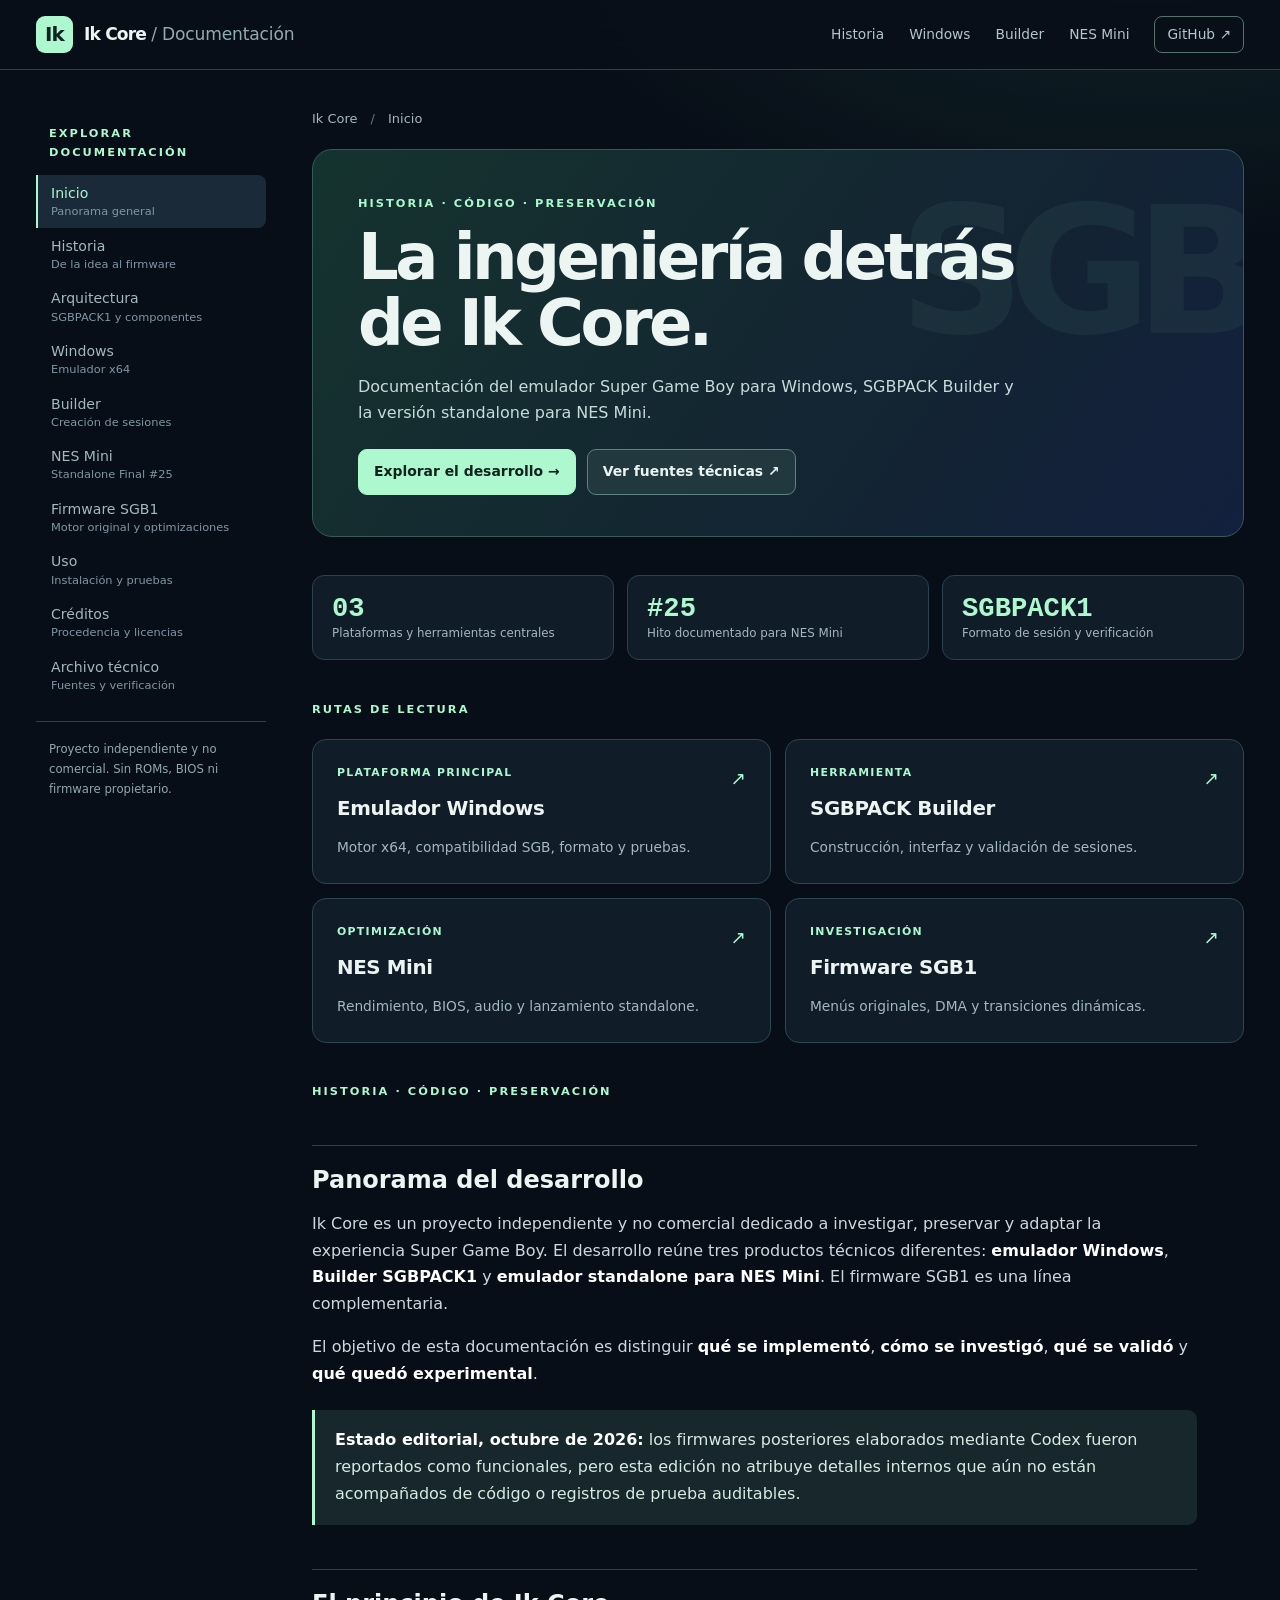
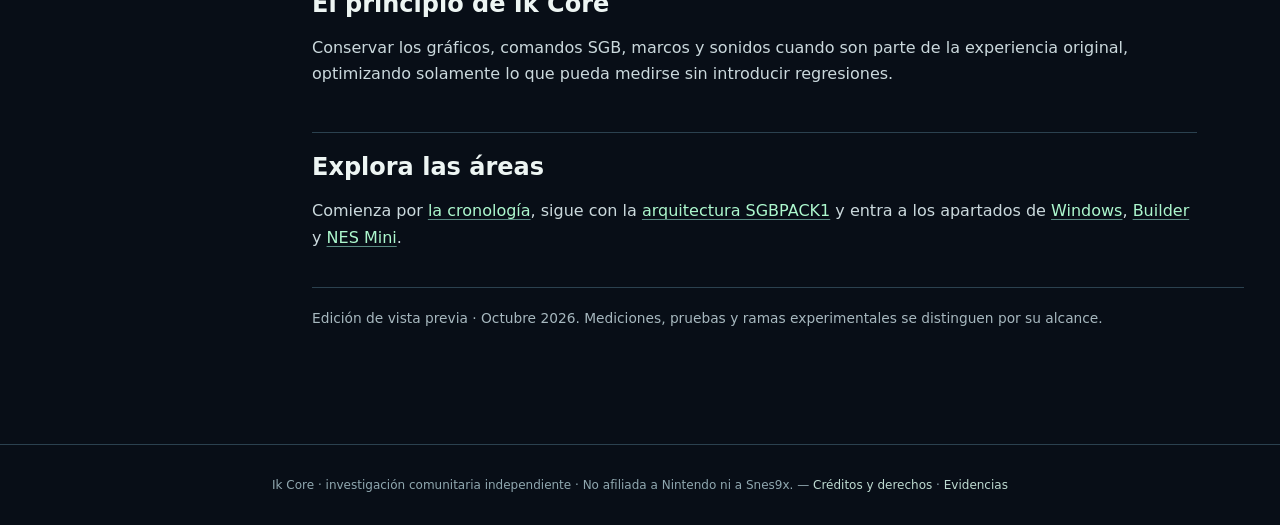
<file: docs-preview/index.html>
<!doctype html><html lang="es"><head><meta charset="utf-8"><meta name="viewport" content="width=device-width,initial-scale=1"><meta name="description" content="Ik Core: documentación histórica y técnica de Super Game Boy, emulador Windows, Builder y NES Mini"><meta name="theme-color" content="#080e17"><title>Inicio · Ik Core</title><link rel="stylesheet" href="assets/style.css"><script src="assets/script.js" defer></script></head><body><header class="header"><div class="header-in"><a class="brand" href="index.html"><span class="logo">Ik</span><span>Ik Core <span class="quiet">/ Documentación</span></span></a><nav class="toplinks"><a href="historia.html">Historia</a><a href="windows.html">Windows</a><a href="builder.html">Builder</a><a href="nes-mini.html">NES Mini</a><a class="github" href="https://github.com/rulesnine/supergameboy.sfc" target="_blank" rel="noopener">GitHub ↗</a></nav><button type="button" class="nav-toggle" aria-label="Mostrar navegación" aria-expanded="false" data-nav>☰ Menú</button></div></header><div class="layout"><aside id="site-nav" aria-label="Navegación"><div class="aside-title">Explorar documentación</div><a href="index.html" class="current" aria-current="page">Inicio<small>Panorama general</small></a><a href="historia.html">Historia<small>De la idea al firmware</small></a><a href="arquitectura.html">Arquitectura<small>SGBPACK1 y componentes</small></a><a href="windows.html">Windows<small>Emulador x64</small></a><a href="builder.html">Builder<small>Creación de sesiones</small></a><a href="nes-mini.html">NES Mini<small>Standalone Final #25</small></a><a href="firmware.html">Firmware SGB1<small>Motor original y optimizaciones</small></a><a href="instalacion.html">Uso<small>Instalación y pruebas</small></a><a href="creditos.html">Créditos<small>Procedencia y licencias</small></a><a href="archivo-tecnico.html">Archivo técnico<small>Fuentes y verificación</small></a><div class="aside-note">Proyecto independiente y no comercial. Sin ROMs, BIOS ni firmware propietario.</div></aside><main><div class="crumb">Ik Core <span>/</span> Inicio</div><section class="hero"><div class="eyebrow">Historia · Código · Preservación</div><h1>La ingeniería detrás de Ik Core.</h1><p>Documentación del emulador Super Game Boy para Windows, SGBPACK Builder y la versión standalone para NES Mini.</p><div class="actions"><a class="btn primary" href="historia.html">Explorar el desarrollo →</a><a class="btn" href="archivo-tecnico.html">Ver fuentes técnicas ↗</a></div></section><div class="metrics"><div class="metric"><strong>03</strong><span>Plataformas y herramientas centrales</span></div><div class="metric"><strong>#25</strong><span>Hito documentado para NES Mini</span></div><div class="metric"><strong>SGBPACK1</strong><span>Formato de sesión y verificación</span></div></div><div class="eyebrow">Rutas de lectura</div><div class="cards"><a class="tile" href="windows.html"><span class="arrow">↗</span><div class="tag">PLATAFORMA PRINCIPAL</div><h3>Emulador Windows</h3><p>Motor x64, compatibilidad SGB, formato y pruebas.</p></a><a class="tile" href="builder.html"><span class="arrow">↗</span><div class="tag">HERRAMIENTA</div><h3>SGBPACK Builder</h3><p>Construcción, interfaz y validación de sesiones.</p></a><a class="tile" href="nes-mini.html"><span class="arrow">↗</span><div class="tag">OPTIMIZACIÓN</div><h3>NES Mini</h3><p>Rendimiento, BIOS, audio y lanzamiento standalone.</p></a><a class="tile" href="firmware.html"><span class="arrow">↗</span><div class="tag">INVESTIGACIÓN</div><h3>Firmware SGB1</h3><p>Menús originales, DMA y transiciones dinámicas.</p></a></div><article class="article"><div class="eyebrow">Historia · Código · Preservación</div><h2>Panorama del desarrollo</h2><p>Ik Core es un proyecto independiente y no comercial dedicado a investigar, preservar y adaptar la experiencia Super Game Boy. El desarrollo reúne tres productos técnicos diferentes: <strong>emulador Windows</strong>, <strong>Builder SGBPACK1</strong> y <strong>emulador standalone para NES Mini</strong>. El firmware SGB1 es una línea complementaria.</p><p>El objetivo de esta documentación es distinguir <strong>qué se implementó</strong>, <strong>cómo se investigó</strong>, <strong>qué se validó</strong> y <strong>qué quedó experimental</strong>.</p><div class="quote"><strong>Estado editorial, octubre de 2026:</strong> los firmwares posteriores elaborados mediante Codex fueron reportados como funcionales, pero esta edición no atribuye detalles internos que aún no están acompañados de código o registros de prueba auditables.</div><h2>El principio de Ik Core</h2><p>Conservar los gráficos, comandos SGB, marcos y sonidos cuando son parte de la experiencia original, optimizando solamente lo que pueda medirse sin introducir regresiones.</p><h2>Explora las áreas</h2><p>Comienza por <a href="historia.html">la cronología</a>, sigue con la <a href="arquitectura.html">arquitectura SGBPACK1</a> y entra a los apartados de <a href="windows.html">Windows</a>, <a href="builder.html">Builder</a> y <a href="nes-mini.html">NES Mini</a>.</p></article><div class="notice">Edición de vista previa · Octubre 2026. Mediciones, pruebas y ramas experimentales se distinguen por su alcance.</div></main></div><footer>Ik Core · investigación comunitaria independiente · No afiliada a Nintendo ni a Snes9x. <span>—</span> <a href="creditos.html">Créditos y derechos</a> · <a href="archivo-tecnico.html">Evidencias</a></footer></body></html>
</file>
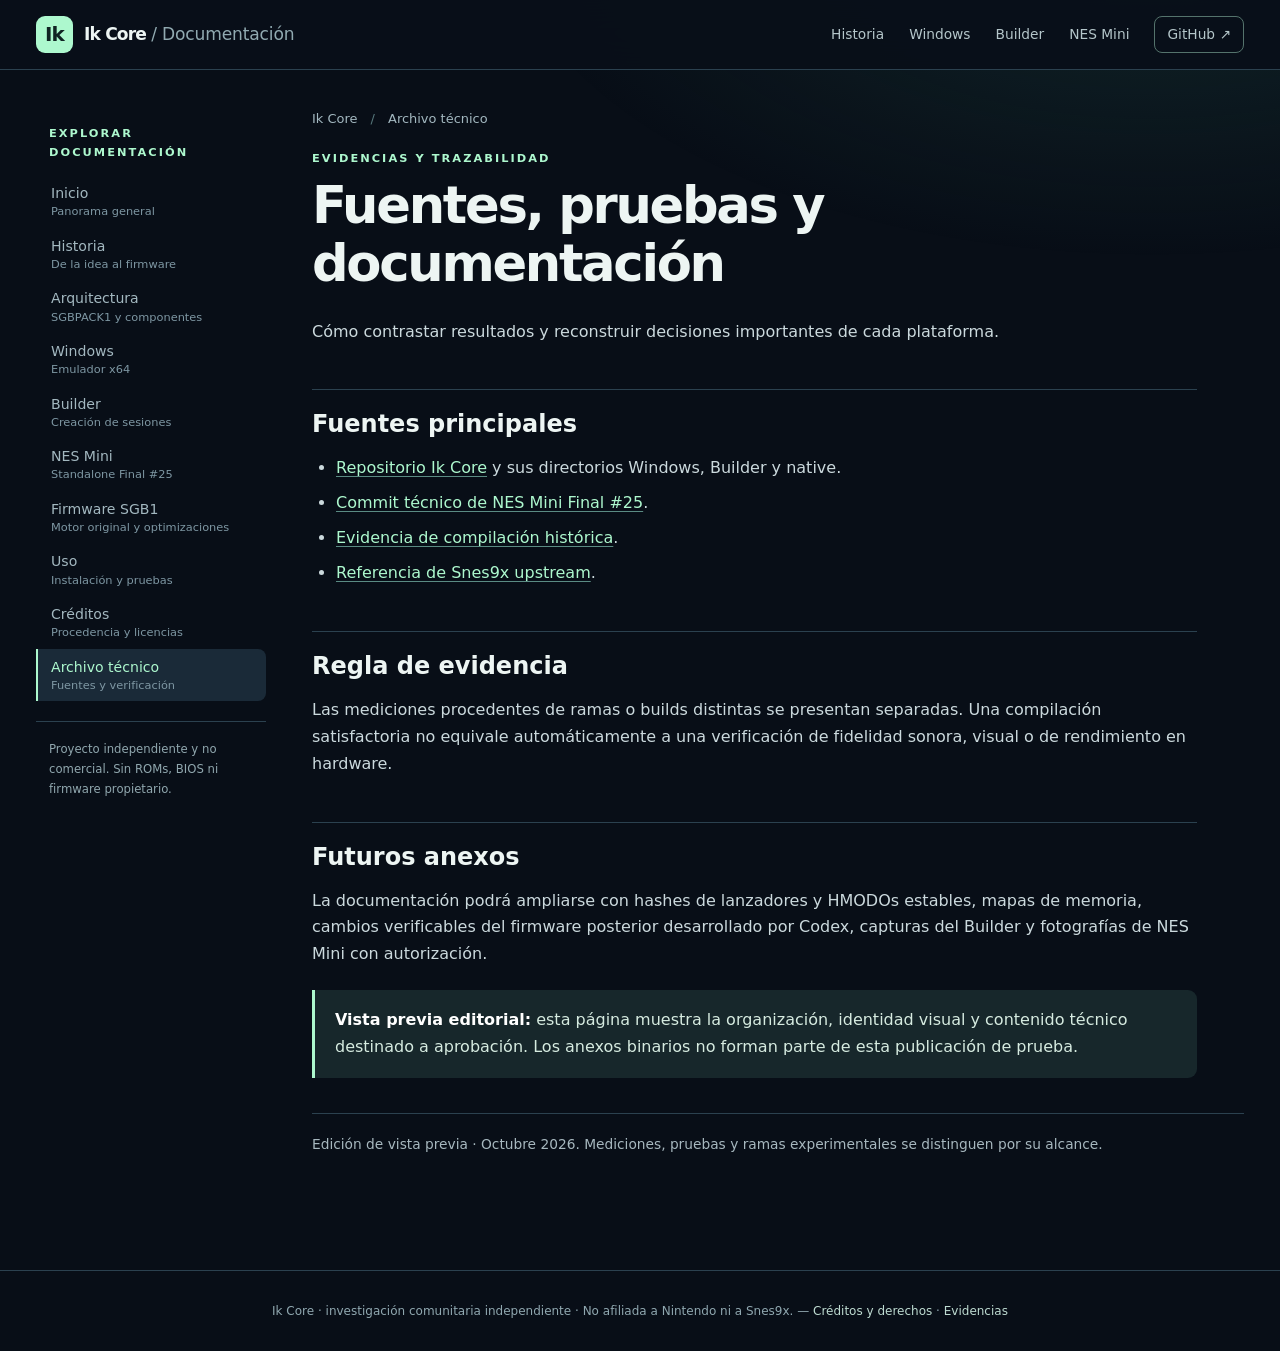
<file: docs-preview/archivo-tecnico.html>
<!doctype html><html lang="es"><head><meta charset="utf-8"><meta name="viewport" content="width=device-width,initial-scale=1"><meta name="description" content="Ik Core: documentación histórica y técnica de Super Game Boy, emulador Windows, Builder y NES Mini"><meta name="theme-color" content="#080e17"><title>Archivo técnico · Ik Core</title><link rel="stylesheet" href="assets/style.css"><script src="assets/script.js" defer></script></head><body><header class="header"><div class="header-in"><a class="brand" href="index.html"><span class="logo">Ik</span><span>Ik Core <span class="quiet">/ Documentación</span></span></a><nav class="toplinks"><a href="historia.html">Historia</a><a href="windows.html">Windows</a><a href="builder.html">Builder</a><a href="nes-mini.html">NES Mini</a><a class="github" href="https://github.com/rulesnine/supergameboy.sfc" target="_blank" rel="noopener">GitHub ↗</a></nav><button type="button" class="nav-toggle" aria-label="Mostrar navegación" aria-expanded="false" data-nav>☰ Menú</button></div></header><div class="layout"><aside id="site-nav" aria-label="Navegación"><div class="aside-title">Explorar documentación</div><a href="index.html">Inicio<small>Panorama general</small></a><a href="historia.html">Historia<small>De la idea al firmware</small></a><a href="arquitectura.html">Arquitectura<small>SGBPACK1 y componentes</small></a><a href="windows.html">Windows<small>Emulador x64</small></a><a href="builder.html">Builder<small>Creación de sesiones</small></a><a href="nes-mini.html">NES Mini<small>Standalone Final #25</small></a><a href="firmware.html">Firmware SGB1<small>Motor original y optimizaciones</small></a><a href="instalacion.html">Uso<small>Instalación y pruebas</small></a><a href="creditos.html">Créditos<small>Procedencia y licencias</small></a><a href="archivo-tecnico.html" class="current" aria-current="page">Archivo técnico<small>Fuentes y verificación</small></a><div class="aside-note">Proyecto independiente y no comercial. Sin ROMs, BIOS ni firmware propietario.</div></aside><main><div class="crumb">Ik Core <span>/</span> Archivo técnico</div><article class="article"><div class="eyebrow">Evidencias y trazabilidad</div><h1>Fuentes, pruebas y documentación</h1><p>Cómo contrastar resultados y reconstruir decisiones importantes de cada plataforma.</p><h2>Fuentes principales</h2><ul><li><a href="https://github.com/rulesnine/supergameboy.sfc">Repositorio Ik Core</a> y sus directorios Windows, Builder y native.</li><li><a href="https://github.com/rulesnine/supergameboy.sfc/commit/051385eee03d8380a2ee6e4f14ea40bb1f249c2a">Commit técnico de NES Mini Final #25</a>.</li><li><a href="https://github.com/rulesnine/supergameboy.sfc/actions/runs/38113183860">Evidencia de compilación histórica</a>.</li><li><a href="https://github.com/shanytc/snes9x/tree/183e03e5efed3b6d450385c98e2ccffb194153c3">Referencia de Snes9x upstream</a>.</li></ul><h2>Regla de evidencia</h2><p>Las mediciones procedentes de ramas o builds distintas se presentan separadas. Una compilación satisfactoria no equivale automáticamente a una verificación de fidelidad sonora, visual o de rendimiento en hardware.</p><h2>Futuros anexos</h2><p>La documentación podrá ampliarse con hashes de lanzadores y HMODOs estables, mapas de memoria, cambios verificables del firmware posterior desarrollado por Codex, capturas del Builder y fotografías de NES Mini con autorización.</p><div class="quote"><strong>Vista previa editorial:</strong> esta página muestra la organización, identidad visual y contenido técnico destinado a aprobación. Los anexos binarios no forman parte de esta publicación de prueba.</div></article><div class="notice">Edición de vista previa · Octubre 2026. Mediciones, pruebas y ramas experimentales se distinguen por su alcance.</div></main></div><footer>Ik Core · investigación comunitaria independiente · No afiliada a Nintendo ni a Snes9x. <span>—</span> <a href="creditos.html">Créditos y derechos</a> · <a href="archivo-tecnico.html">Evidencias</a></footer></body></html>
</file>
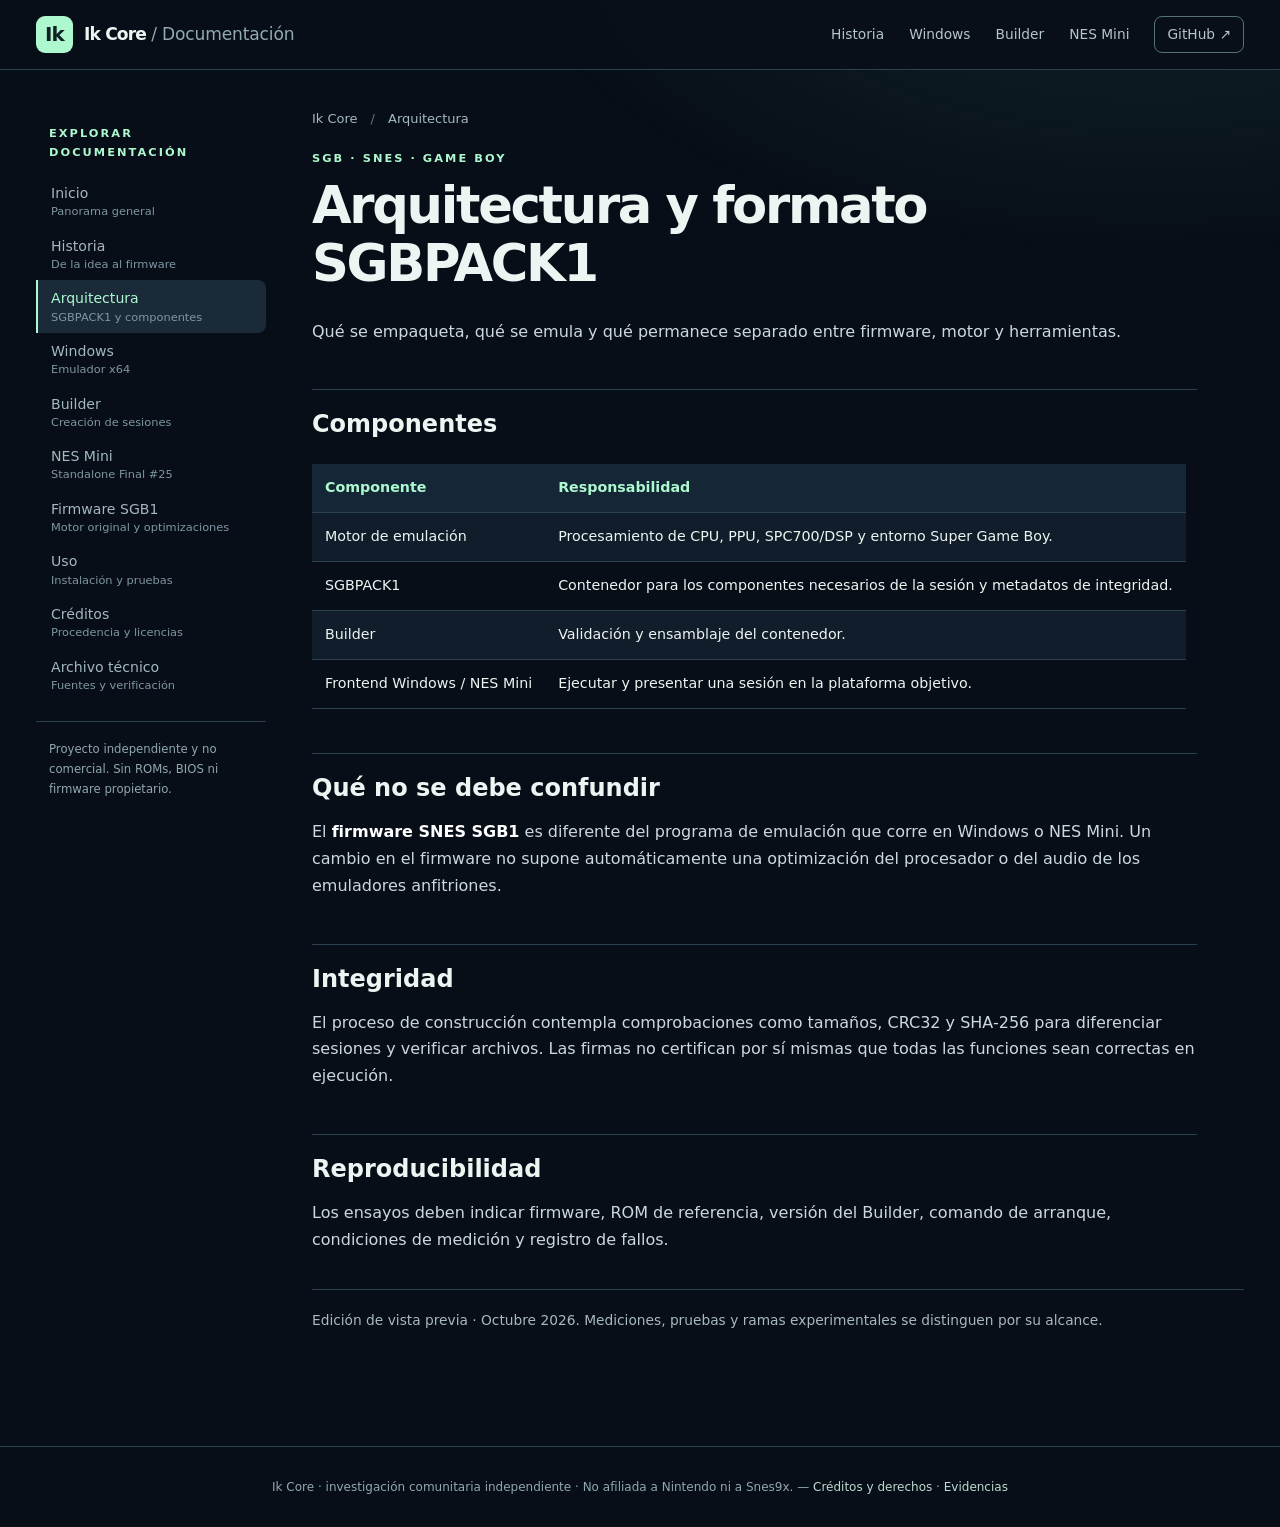
<file: docs-preview/arquitectura.html>
<!doctype html><html lang="es"><head><meta charset="utf-8"><meta name="viewport" content="width=device-width,initial-scale=1"><meta name="description" content="Ik Core: documentación histórica y técnica de Super Game Boy, emulador Windows, Builder y NES Mini"><meta name="theme-color" content="#080e17"><title>Arquitectura · Ik Core</title><link rel="stylesheet" href="assets/style.css"><script src="assets/script.js" defer></script></head><body><header class="header"><div class="header-in"><a class="brand" href="index.html"><span class="logo">Ik</span><span>Ik Core <span class="quiet">/ Documentación</span></span></a><nav class="toplinks"><a href="historia.html">Historia</a><a href="windows.html">Windows</a><a href="builder.html">Builder</a><a href="nes-mini.html">NES Mini</a><a class="github" href="https://github.com/rulesnine/supergameboy.sfc" target="_blank" rel="noopener">GitHub ↗</a></nav><button type="button" class="nav-toggle" aria-label="Mostrar navegación" aria-expanded="false" data-nav>☰ Menú</button></div></header><div class="layout"><aside id="site-nav" aria-label="Navegación"><div class="aside-title">Explorar documentación</div><a href="index.html">Inicio<small>Panorama general</small></a><a href="historia.html">Historia<small>De la idea al firmware</small></a><a href="arquitectura.html" class="current" aria-current="page">Arquitectura<small>SGBPACK1 y componentes</small></a><a href="windows.html">Windows<small>Emulador x64</small></a><a href="builder.html">Builder<small>Creación de sesiones</small></a><a href="nes-mini.html">NES Mini<small>Standalone Final #25</small></a><a href="firmware.html">Firmware SGB1<small>Motor original y optimizaciones</small></a><a href="instalacion.html">Uso<small>Instalación y pruebas</small></a><a href="creditos.html">Créditos<small>Procedencia y licencias</small></a><a href="archivo-tecnico.html">Archivo técnico<small>Fuentes y verificación</small></a><div class="aside-note">Proyecto independiente y no comercial. Sin ROMs, BIOS ni firmware propietario.</div></aside><main><div class="crumb">Ik Core <span>/</span> Arquitectura</div><article class="article"><div class="eyebrow">SGB · SNES · Game Boy</div><h1>Arquitectura y formato SGBPACK1</h1><p>Qué se empaqueta, qué se emula y qué permanece separado entre firmware, motor y herramientas.</p><h2>Componentes</h2><table><tr><th>Componente</th><th>Responsabilidad</th></tr><tr><td>Motor de emulación</td><td>Procesamiento de CPU, PPU, SPC700/DSP y entorno Super Game Boy.</td></tr><tr><td>SGBPACK1</td><td>Contenedor para los componentes necesarios de la sesión y metadatos de integridad.</td></tr><tr><td>Builder</td><td>Validación y ensamblaje del contenedor.</td></tr><tr><td>Frontend Windows / NES Mini</td><td>Ejecutar y presentar una sesión en la plataforma objetivo.</td></tr></table><h2>Qué no se debe confundir</h2><p>El <strong>firmware SNES SGB1</strong> es diferente del programa de emulación que corre en Windows o NES Mini. Un cambio en el firmware no supone automáticamente una optimización del procesador o del audio de los emuladores anfitriones.</p><h2>Integridad</h2><p>El proceso de construcción contempla comprobaciones como tamaños, CRC32 y SHA-256 para diferenciar sesiones y verificar archivos. Las firmas no certifican por sí mismas que todas las funciones sean correctas en ejecución.</p><h2>Reproducibilidad</h2><p>Los ensayos deben indicar firmware, ROM de referencia, versión del Builder, comando de arranque, condiciones de medición y registro de fallos.</p></article><div class="notice">Edición de vista previa · Octubre 2026. Mediciones, pruebas y ramas experimentales se distinguen por su alcance.</div></main></div><footer>Ik Core · investigación comunitaria independiente · No afiliada a Nintendo ni a Snes9x. <span>—</span> <a href="creditos.html">Créditos y derechos</a> · <a href="archivo-tecnico.html">Evidencias</a></footer></body></html>
</file>
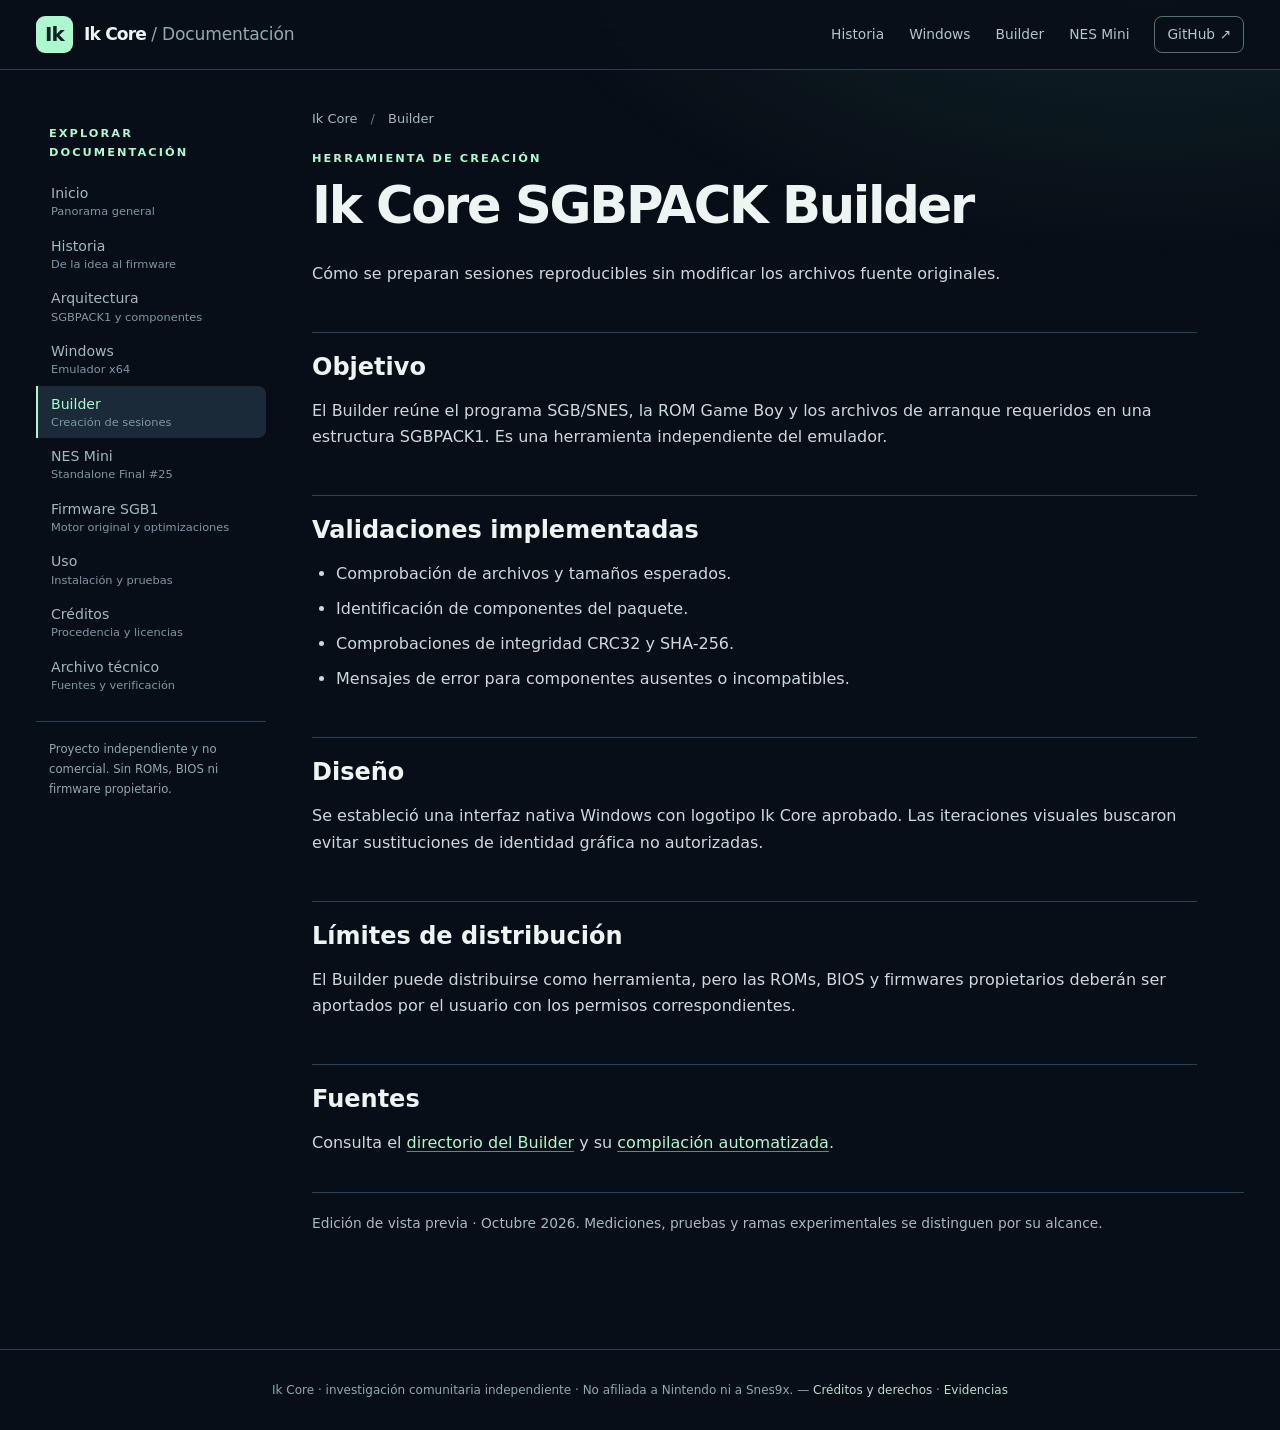
<file: docs-preview/builder.html>
<!doctype html><html lang="es"><head><meta charset="utf-8"><meta name="viewport" content="width=device-width,initial-scale=1"><meta name="description" content="Ik Core: documentación histórica y técnica de Super Game Boy, emulador Windows, Builder y NES Mini"><meta name="theme-color" content="#080e17"><title>Builder · Ik Core</title><link rel="stylesheet" href="assets/style.css"><script src="assets/script.js" defer></script></head><body><header class="header"><div class="header-in"><a class="brand" href="index.html"><span class="logo">Ik</span><span>Ik Core <span class="quiet">/ Documentación</span></span></a><nav class="toplinks"><a href="historia.html">Historia</a><a href="windows.html">Windows</a><a href="builder.html">Builder</a><a href="nes-mini.html">NES Mini</a><a class="github" href="https://github.com/rulesnine/supergameboy.sfc" target="_blank" rel="noopener">GitHub ↗</a></nav><button type="button" class="nav-toggle" aria-label="Mostrar navegación" aria-expanded="false" data-nav>☰ Menú</button></div></header><div class="layout"><aside id="site-nav" aria-label="Navegación"><div class="aside-title">Explorar documentación</div><a href="index.html">Inicio<small>Panorama general</small></a><a href="historia.html">Historia<small>De la idea al firmware</small></a><a href="arquitectura.html">Arquitectura<small>SGBPACK1 y componentes</small></a><a href="windows.html">Windows<small>Emulador x64</small></a><a href="builder.html" class="current" aria-current="page">Builder<small>Creación de sesiones</small></a><a href="nes-mini.html">NES Mini<small>Standalone Final #25</small></a><a href="firmware.html">Firmware SGB1<small>Motor original y optimizaciones</small></a><a href="instalacion.html">Uso<small>Instalación y pruebas</small></a><a href="creditos.html">Créditos<small>Procedencia y licencias</small></a><a href="archivo-tecnico.html">Archivo técnico<small>Fuentes y verificación</small></a><div class="aside-note">Proyecto independiente y no comercial. Sin ROMs, BIOS ni firmware propietario.</div></aside><main><div class="crumb">Ik Core <span>/</span> Builder</div><article class="article"><div class="eyebrow">Herramienta de creación</div><h1>Ik Core SGBPACK Builder</h1><p>Cómo se preparan sesiones reproducibles sin modificar los archivos fuente originales.</p><h2>Objetivo</h2><p>El Builder reúne el programa SGB/SNES, la ROM Game Boy y los archivos de arranque requeridos en una estructura SGBPACK1. Es una herramienta independiente del emulador.</p><h2>Validaciones implementadas</h2><ul><li>Comprobación de archivos y tamaños esperados.</li><li>Identificación de componentes del paquete.</li><li>Comprobaciones de integridad CRC32 y SHA-256.</li><li>Mensajes de error para componentes ausentes o incompatibles.</li></ul><h2>Diseño</h2><p>Se estableció una interfaz nativa Windows con logotipo Ik Core aprobado. Las iteraciones visuales buscaron evitar sustituciones de identidad gráfica no autorizadas.</p><h2>Límites de distribución</h2><p>El Builder puede distribuirse como herramienta, pero las ROMs, BIOS y firmwares propietarios deberán ser aportados por el usuario con los permisos correspondientes.</p><h2>Fuentes</h2><p>Consulta el <a href="https://github.com/rulesnine/supergameboy.sfc/tree/main/builder">directorio del Builder</a> y su <a href="https://github.com/rulesnine/supergameboy.sfc/actions/workflows/build-builder.yml">compilación automatizada</a>.</p></article><div class="notice">Edición de vista previa · Octubre 2026. Mediciones, pruebas y ramas experimentales se distinguen por su alcance.</div></main></div><footer>Ik Core · investigación comunitaria independiente · No afiliada a Nintendo ni a Snes9x. <span>—</span> <a href="creditos.html">Créditos y derechos</a> · <a href="archivo-tecnico.html">Evidencias</a></footer></body></html>
</file>
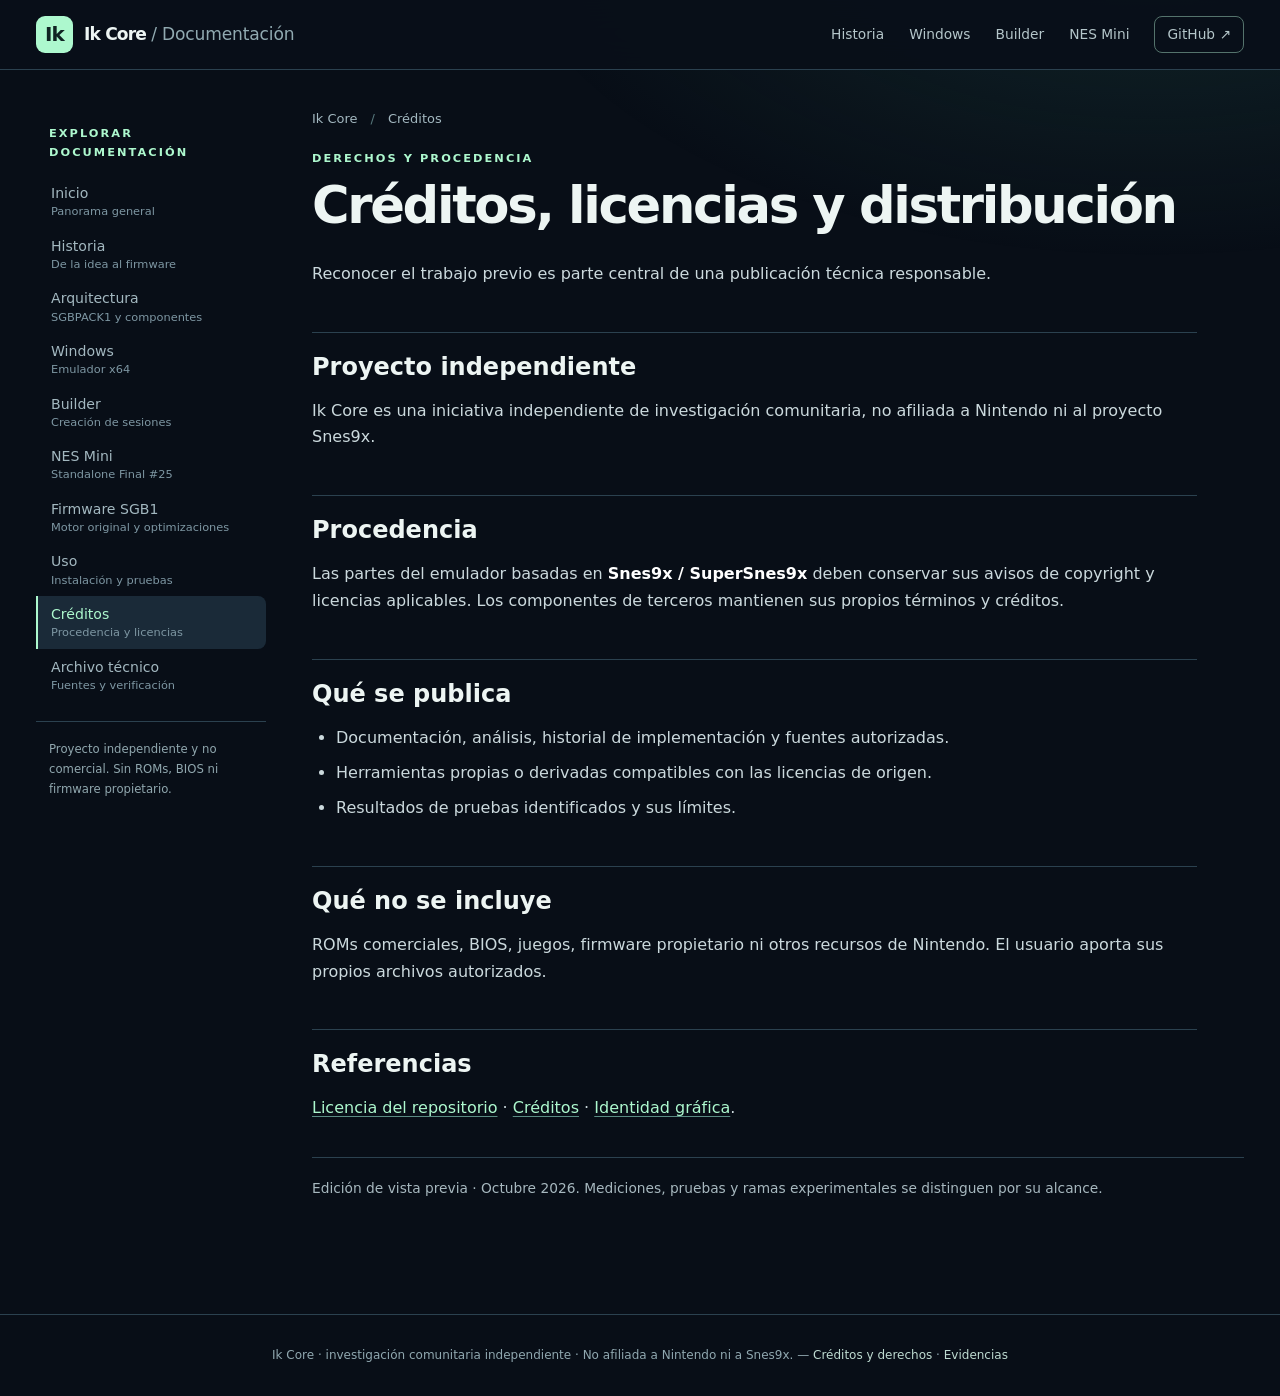
<file: docs-preview/creditos.html>
<!doctype html><html lang="es"><head><meta charset="utf-8"><meta name="viewport" content="width=device-width,initial-scale=1"><meta name="description" content="Ik Core: documentación histórica y técnica de Super Game Boy, emulador Windows, Builder y NES Mini"><meta name="theme-color" content="#080e17"><title>Créditos · Ik Core</title><link rel="stylesheet" href="assets/style.css"><script src="assets/script.js" defer></script></head><body><header class="header"><div class="header-in"><a class="brand" href="index.html"><span class="logo">Ik</span><span>Ik Core <span class="quiet">/ Documentación</span></span></a><nav class="toplinks"><a href="historia.html">Historia</a><a href="windows.html">Windows</a><a href="builder.html">Builder</a><a href="nes-mini.html">NES Mini</a><a class="github" href="https://github.com/rulesnine/supergameboy.sfc" target="_blank" rel="noopener">GitHub ↗</a></nav><button type="button" class="nav-toggle" aria-label="Mostrar navegación" aria-expanded="false" data-nav>☰ Menú</button></div></header><div class="layout"><aside id="site-nav" aria-label="Navegación"><div class="aside-title">Explorar documentación</div><a href="index.html">Inicio<small>Panorama general</small></a><a href="historia.html">Historia<small>De la idea al firmware</small></a><a href="arquitectura.html">Arquitectura<small>SGBPACK1 y componentes</small></a><a href="windows.html">Windows<small>Emulador x64</small></a><a href="builder.html">Builder<small>Creación de sesiones</small></a><a href="nes-mini.html">NES Mini<small>Standalone Final #25</small></a><a href="firmware.html">Firmware SGB1<small>Motor original y optimizaciones</small></a><a href="instalacion.html">Uso<small>Instalación y pruebas</small></a><a href="creditos.html" class="current" aria-current="page">Créditos<small>Procedencia y licencias</small></a><a href="archivo-tecnico.html">Archivo técnico<small>Fuentes y verificación</small></a><div class="aside-note">Proyecto independiente y no comercial. Sin ROMs, BIOS ni firmware propietario.</div></aside><main><div class="crumb">Ik Core <span>/</span> Créditos</div><article class="article"><div class="eyebrow">Derechos y procedencia</div><h1>Créditos, licencias y distribución</h1><p>Reconocer el trabajo previo es parte central de una publicación técnica responsable.</p><h2>Proyecto independiente</h2><p>Ik Core es una iniciativa independiente de investigación comunitaria, no afiliada a Nintendo ni al proyecto Snes9x.</p><h2>Procedencia</h2><p>Las partes del emulador basadas en <strong>Snes9x / SuperSnes9x</strong> deben conservar sus avisos de copyright y licencias aplicables. Los componentes de terceros mantienen sus propios términos y créditos.</p><h2>Qué se publica</h2><ul><li>Documentación, análisis, historial de implementación y fuentes autorizadas.</li><li>Herramientas propias o derivadas compatibles con las licencias de origen.</li><li>Resultados de pruebas identificados y sus límites.</li></ul><h2>Qué no se incluye</h2><p>ROMs comerciales, BIOS, juegos, firmware propietario ni otros recursos de Nintendo. El usuario aporta sus propios archivos autorizados.</p><h2>Referencias</h2><p><a href="https://github.com/rulesnine/supergameboy.sfc/blob/main/LICENSE">Licencia del repositorio</a> · <a href="https://github.com/rulesnine/supergameboy.sfc/blob/main/CREDITS.md">Créditos</a> · <a href="https://github.com/rulesnine/supergameboy.sfc/blob/main/BRANDING.md">Identidad gráfica</a>.</p></article><div class="notice">Edición de vista previa · Octubre 2026. Mediciones, pruebas y ramas experimentales se distinguen por su alcance.</div></main></div><footer>Ik Core · investigación comunitaria independiente · No afiliada a Nintendo ni a Snes9x. <span>—</span> <a href="creditos.html">Créditos y derechos</a> · <a href="archivo-tecnico.html">Evidencias</a></footer></body></html>
</file>
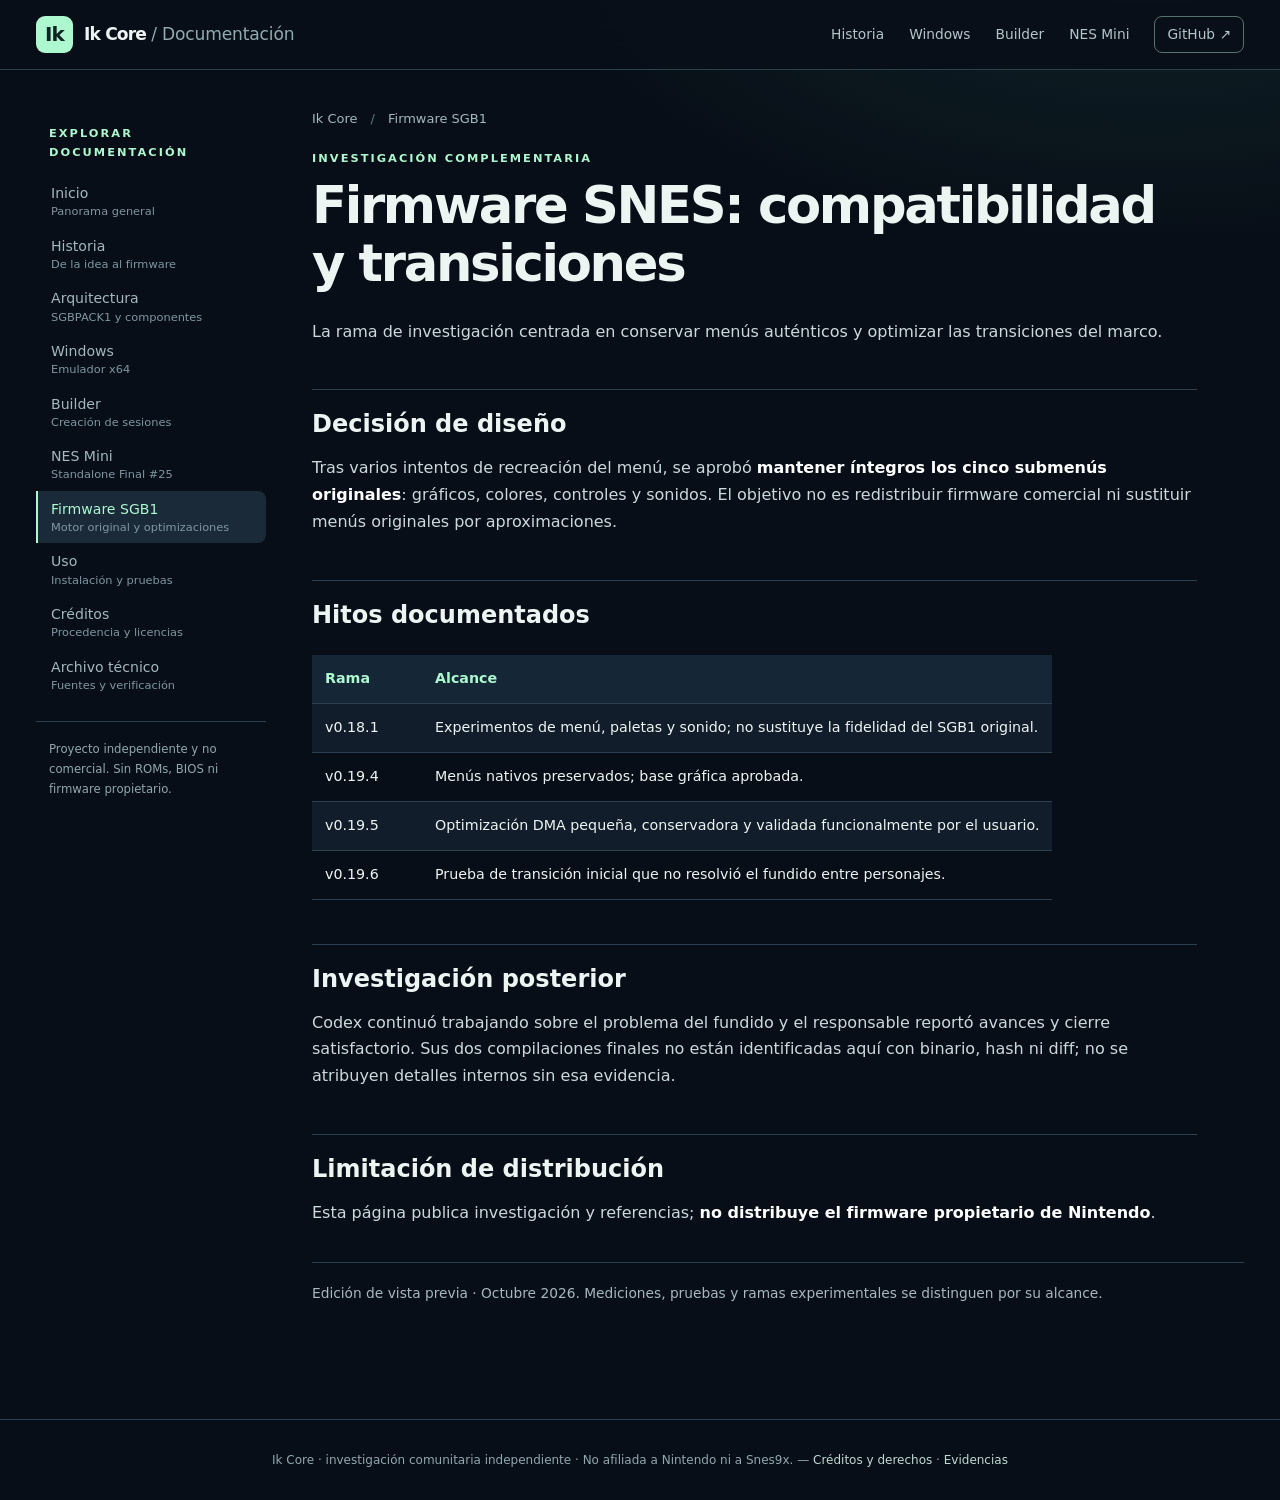
<file: docs-preview/firmware.html>
<!doctype html><html lang="es"><head><meta charset="utf-8"><meta name="viewport" content="width=device-width,initial-scale=1"><meta name="description" content="Ik Core: documentación histórica y técnica de Super Game Boy, emulador Windows, Builder y NES Mini"><meta name="theme-color" content="#080e17"><title>Firmware SGB1 · Ik Core</title><link rel="stylesheet" href="assets/style.css"><script src="assets/script.js" defer></script></head><body><header class="header"><div class="header-in"><a class="brand" href="index.html"><span class="logo">Ik</span><span>Ik Core <span class="quiet">/ Documentación</span></span></a><nav class="toplinks"><a href="historia.html">Historia</a><a href="windows.html">Windows</a><a href="builder.html">Builder</a><a href="nes-mini.html">NES Mini</a><a class="github" href="https://github.com/rulesnine/supergameboy.sfc" target="_blank" rel="noopener">GitHub ↗</a></nav><button type="button" class="nav-toggle" aria-label="Mostrar navegación" aria-expanded="false" data-nav>☰ Menú</button></div></header><div class="layout"><aside id="site-nav" aria-label="Navegación"><div class="aside-title">Explorar documentación</div><a href="index.html">Inicio<small>Panorama general</small></a><a href="historia.html">Historia<small>De la idea al firmware</small></a><a href="arquitectura.html">Arquitectura<small>SGBPACK1 y componentes</small></a><a href="windows.html">Windows<small>Emulador x64</small></a><a href="builder.html">Builder<small>Creación de sesiones</small></a><a href="nes-mini.html">NES Mini<small>Standalone Final #25</small></a><a href="firmware.html" class="current" aria-current="page">Firmware SGB1<small>Motor original y optimizaciones</small></a><a href="instalacion.html">Uso<small>Instalación y pruebas</small></a><a href="creditos.html">Créditos<small>Procedencia y licencias</small></a><a href="archivo-tecnico.html">Archivo técnico<small>Fuentes y verificación</small></a><div class="aside-note">Proyecto independiente y no comercial. Sin ROMs, BIOS ni firmware propietario.</div></aside><main><div class="crumb">Ik Core <span>/</span> Firmware SGB1</div><article class="article"><div class="eyebrow">Investigación complementaria</div><h1>Firmware SNES: compatibilidad y transiciones</h1><p>La rama de investigación centrada en conservar menús auténticos y optimizar las transiciones del marco.</p><h2>Decisión de diseño</h2><p>Tras varios intentos de recreación del menú, se aprobó <strong>mantener íntegros los cinco submenús originales</strong>: gráficos, colores, controles y sonidos. El objetivo no es redistribuir firmware comercial ni sustituir menús originales por aproximaciones.</p><h2>Hitos documentados</h2><table><tr><th>Rama</th><th>Alcance</th></tr><tr><td>v0.18.1</td><td>Experimentos de menú, paletas y sonido; no sustituye la fidelidad del SGB1 original.</td></tr><tr><td>v0.19.4</td><td>Menús nativos preservados; base gráfica aprobada.</td></tr><tr><td>v0.19.5</td><td>Optimización DMA pequeña, conservadora y validada funcionalmente por el usuario.</td></tr><tr><td>v0.19.6</td><td>Prueba de transición inicial que no resolvió el fundido entre personajes.</td></tr></table><h2>Investigación posterior</h2><p>Codex continuó trabajando sobre el problema del fundido y el responsable reportó avances y cierre satisfactorio. Sus dos compilaciones finales no están identificadas aquí con binario, hash ni diff; no se atribuyen detalles internos sin esa evidencia.</p><h2>Limitación de distribución</h2><p>Esta página publica investigación y referencias; <strong>no distribuye el firmware propietario de Nintendo</strong>.</p></article><div class="notice">Edición de vista previa · Octubre 2026. Mediciones, pruebas y ramas experimentales se distinguen por su alcance.</div></main></div><footer>Ik Core · investigación comunitaria independiente · No afiliada a Nintendo ni a Snes9x. <span>—</span> <a href="creditos.html">Créditos y derechos</a> · <a href="archivo-tecnico.html">Evidencias</a></footer></body></html>
</file>
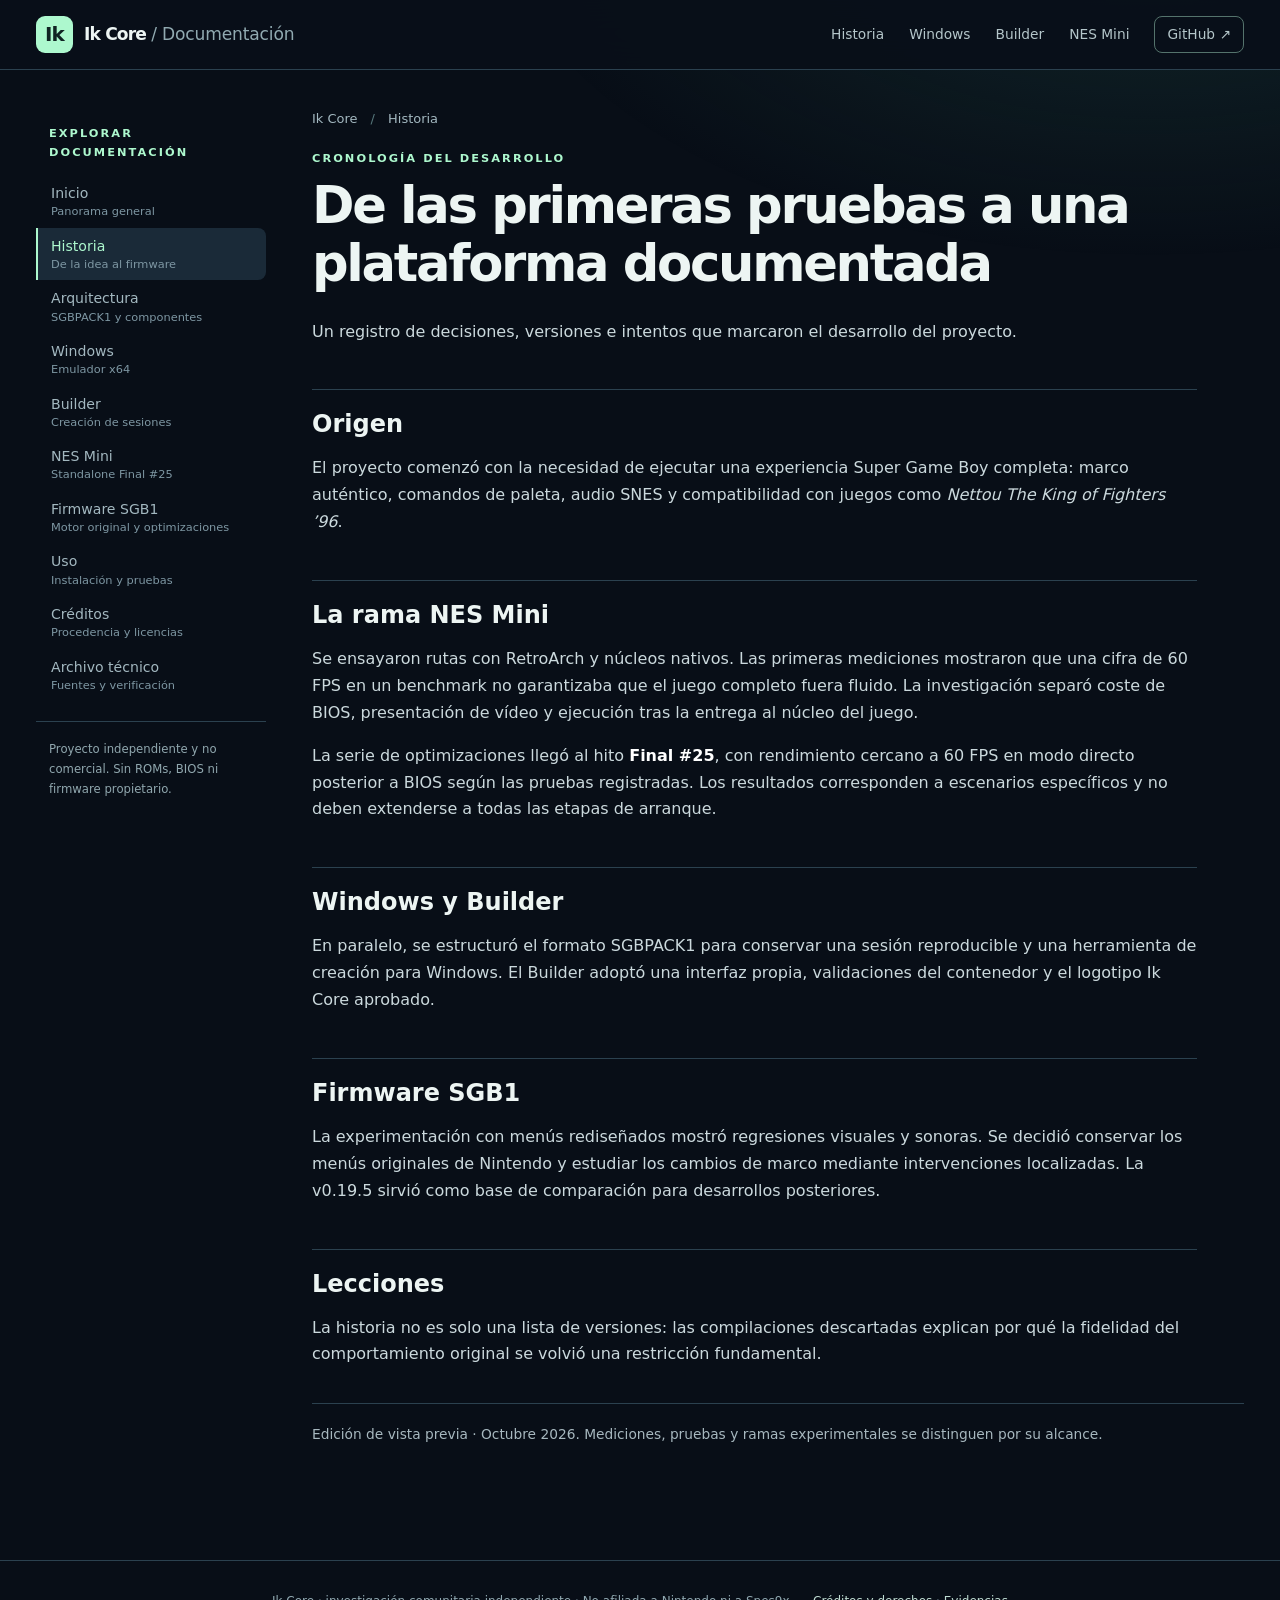
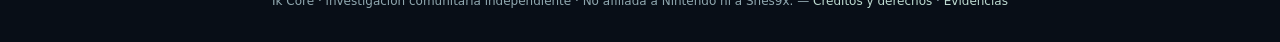
<file: docs-preview/historia.html>
<!doctype html><html lang="es"><head><meta charset="utf-8"><meta name="viewport" content="width=device-width,initial-scale=1"><meta name="description" content="Ik Core: documentación histórica y técnica de Super Game Boy, emulador Windows, Builder y NES Mini"><meta name="theme-color" content="#080e17"><title>Historia · Ik Core</title><link rel="stylesheet" href="assets/style.css"><script src="assets/script.js" defer></script></head><body><header class="header"><div class="header-in"><a class="brand" href="index.html"><span class="logo">Ik</span><span>Ik Core <span class="quiet">/ Documentación</span></span></a><nav class="toplinks"><a href="historia.html">Historia</a><a href="windows.html">Windows</a><a href="builder.html">Builder</a><a href="nes-mini.html">NES Mini</a><a class="github" href="https://github.com/rulesnine/supergameboy.sfc" target="_blank" rel="noopener">GitHub ↗</a></nav><button type="button" class="nav-toggle" aria-label="Mostrar navegación" aria-expanded="false" data-nav>☰ Menú</button></div></header><div class="layout"><aside id="site-nav" aria-label="Navegación"><div class="aside-title">Explorar documentación</div><a href="index.html">Inicio<small>Panorama general</small></a><a href="historia.html" class="current" aria-current="page">Historia<small>De la idea al firmware</small></a><a href="arquitectura.html">Arquitectura<small>SGBPACK1 y componentes</small></a><a href="windows.html">Windows<small>Emulador x64</small></a><a href="builder.html">Builder<small>Creación de sesiones</small></a><a href="nes-mini.html">NES Mini<small>Standalone Final #25</small></a><a href="firmware.html">Firmware SGB1<small>Motor original y optimizaciones</small></a><a href="instalacion.html">Uso<small>Instalación y pruebas</small></a><a href="creditos.html">Créditos<small>Procedencia y licencias</small></a><a href="archivo-tecnico.html">Archivo técnico<small>Fuentes y verificación</small></a><div class="aside-note">Proyecto independiente y no comercial. Sin ROMs, BIOS ni firmware propietario.</div></aside><main><div class="crumb">Ik Core <span>/</span> Historia</div><article class="article"><div class="eyebrow">Cronología del desarrollo</div><h1>De las primeras pruebas a una plataforma documentada</h1><p>Un registro de decisiones, versiones e intentos que marcaron el desarrollo del proyecto.</p><h2>Origen</h2><p>El proyecto comenzó con la necesidad de ejecutar una experiencia Super Game Boy completa: marco auténtico, comandos de paleta, audio SNES y compatibilidad con juegos como <em>Nettou The King of Fighters ’96</em>.</p><h2>La rama NES Mini</h2><p>Se ensayaron rutas con RetroArch y núcleos nativos. Las primeras mediciones mostraron que una cifra de 60 FPS en un benchmark no garantizaba que el juego completo fuera fluido. La investigación separó coste de BIOS, presentación de vídeo y ejecución tras la entrega al núcleo del juego.</p><p>La serie de optimizaciones llegó al hito <strong>Final #25</strong>, con rendimiento cercano a 60 FPS en modo directo posterior a BIOS según las pruebas registradas. Los resultados corresponden a escenarios específicos y no deben extenderse a todas las etapas de arranque.</p><h2>Windows y Builder</h2><p>En paralelo, se estructuró el formato SGBPACK1 para conservar una sesión reproducible y una herramienta de creación para Windows. El Builder adoptó una interfaz propia, validaciones del contenedor y el logotipo Ik Core aprobado.</p><h2>Firmware SGB1</h2><p>La experimentación con menús rediseñados mostró regresiones visuales y sonoras. Se decidió conservar los menús originales de Nintendo y estudiar los cambios de marco mediante intervenciones localizadas. La v0.19.5 sirvió como base de comparación para desarrollos posteriores.</p><h2>Lecciones</h2><p>La historia no es solo una lista de versiones: las compilaciones descartadas explican por qué la fidelidad del comportamiento original se volvió una restricción fundamental.</p></article><div class="notice">Edición de vista previa · Octubre 2026. Mediciones, pruebas y ramas experimentales se distinguen por su alcance.</div></main></div><footer>Ik Core · investigación comunitaria independiente · No afiliada a Nintendo ni a Snes9x. <span>—</span> <a href="creditos.html">Créditos y derechos</a> · <a href="archivo-tecnico.html">Evidencias</a></footer></body></html>
</file>
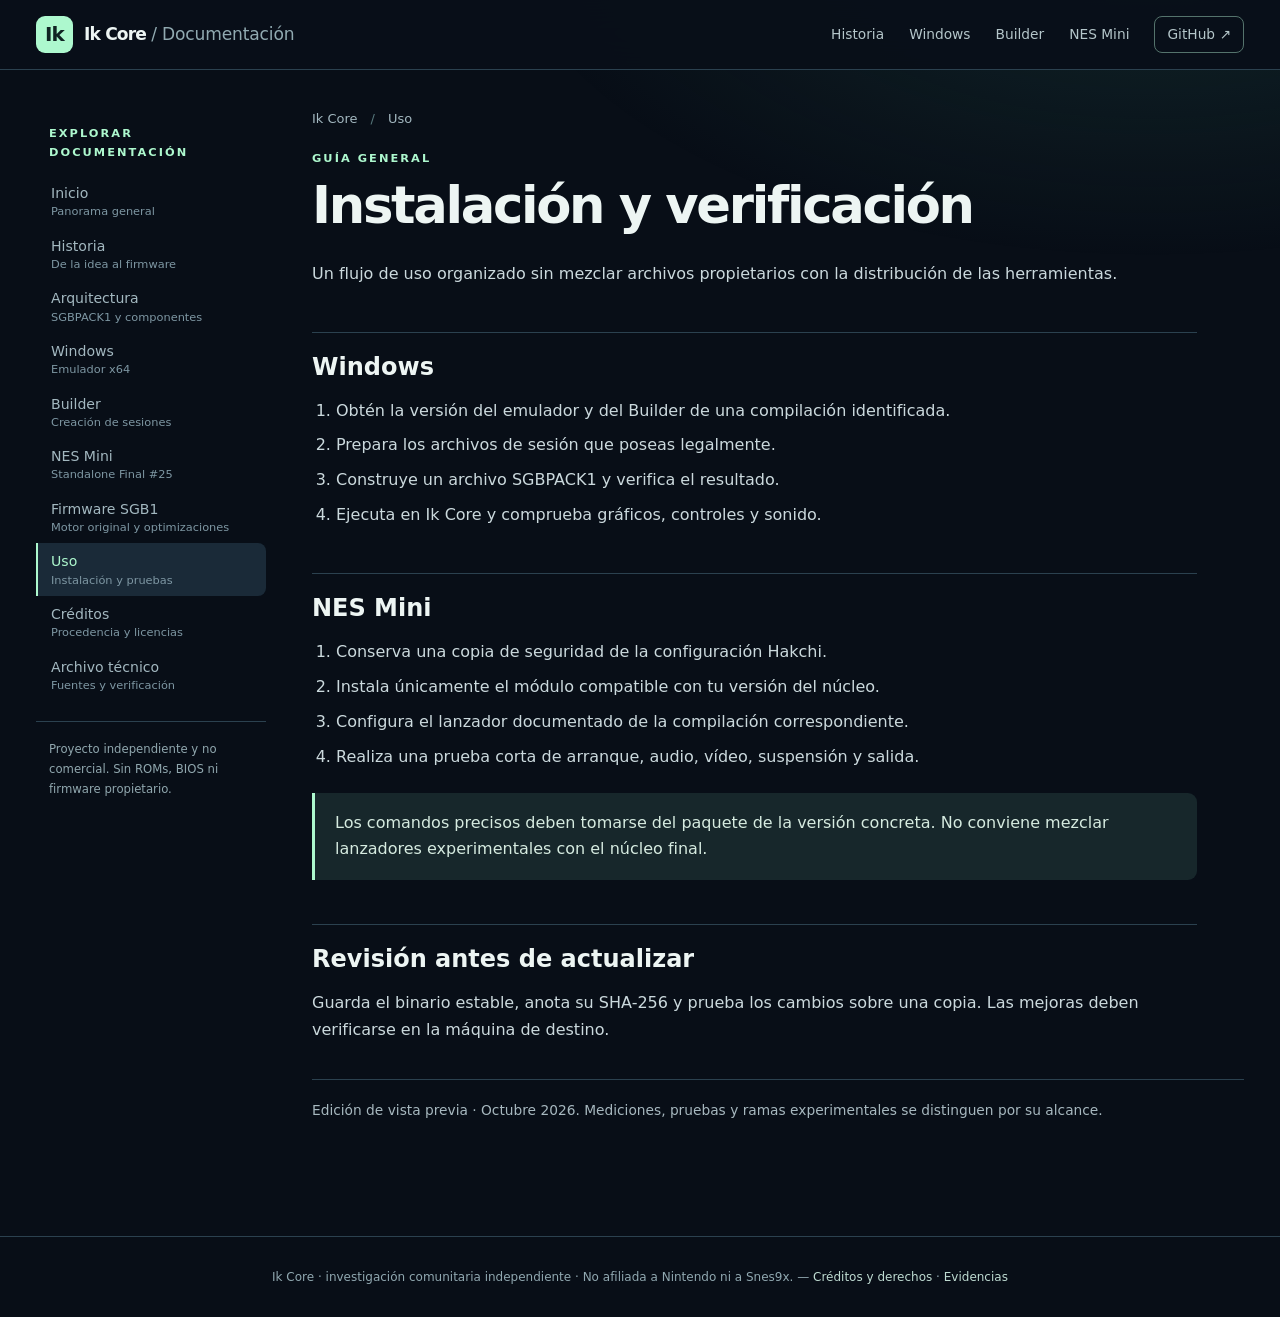
<file: docs-preview/instalacion.html>
<!doctype html><html lang="es"><head><meta charset="utf-8"><meta name="viewport" content="width=device-width,initial-scale=1"><meta name="description" content="Ik Core: documentación histórica y técnica de Super Game Boy, emulador Windows, Builder y NES Mini"><meta name="theme-color" content="#080e17"><title>Uso · Ik Core</title><link rel="stylesheet" href="assets/style.css"><script src="assets/script.js" defer></script></head><body><header class="header"><div class="header-in"><a class="brand" href="index.html"><span class="logo">Ik</span><span>Ik Core <span class="quiet">/ Documentación</span></span></a><nav class="toplinks"><a href="historia.html">Historia</a><a href="windows.html">Windows</a><a href="builder.html">Builder</a><a href="nes-mini.html">NES Mini</a><a class="github" href="https://github.com/rulesnine/supergameboy.sfc" target="_blank" rel="noopener">GitHub ↗</a></nav><button type="button" class="nav-toggle" aria-label="Mostrar navegación" aria-expanded="false" data-nav>☰ Menú</button></div></header><div class="layout"><aside id="site-nav" aria-label="Navegación"><div class="aside-title">Explorar documentación</div><a href="index.html">Inicio<small>Panorama general</small></a><a href="historia.html">Historia<small>De la idea al firmware</small></a><a href="arquitectura.html">Arquitectura<small>SGBPACK1 y componentes</small></a><a href="windows.html">Windows<small>Emulador x64</small></a><a href="builder.html">Builder<small>Creación de sesiones</small></a><a href="nes-mini.html">NES Mini<small>Standalone Final #25</small></a><a href="firmware.html">Firmware SGB1<small>Motor original y optimizaciones</small></a><a href="instalacion.html" class="current" aria-current="page">Uso<small>Instalación y pruebas</small></a><a href="creditos.html">Créditos<small>Procedencia y licencias</small></a><a href="archivo-tecnico.html">Archivo técnico<small>Fuentes y verificación</small></a><div class="aside-note">Proyecto independiente y no comercial. Sin ROMs, BIOS ni firmware propietario.</div></aside><main><div class="crumb">Ik Core <span>/</span> Uso</div><article class="article"><div class="eyebrow">Guía general</div><h1>Instalación y verificación</h1><p>Un flujo de uso organizado sin mezclar archivos propietarios con la distribución de las herramientas.</p><h2>Windows</h2><ol><li>Obtén la versión del emulador y del Builder de una compilación identificada.</li><li>Prepara los archivos de sesión que poseas legalmente.</li><li>Construye un archivo SGBPACK1 y verifica el resultado.</li><li>Ejecuta en Ik Core y comprueba gráficos, controles y sonido.</li></ol><h2>NES Mini</h2><ol><li>Conserva una copia de seguridad de la configuración Hakchi.</li><li>Instala únicamente el módulo compatible con tu versión del núcleo.</li><li>Configura el lanzador documentado de la compilación correspondiente.</li><li>Realiza una prueba corta de arranque, audio, vídeo, suspensión y salida.</li></ol><div class="quote">Los comandos precisos deben tomarse del paquete de la versión concreta. No conviene mezclar lanzadores experimentales con el núcleo final.</div><h2>Revisión antes de actualizar</h2><p>Guarda el binario estable, anota su SHA-256 y prueba los cambios sobre una copia. Las mejoras deben verificarse en la máquina de destino.</p></article><div class="notice">Edición de vista previa · Octubre 2026. Mediciones, pruebas y ramas experimentales se distinguen por su alcance.</div></main></div><footer>Ik Core · investigación comunitaria independiente · No afiliada a Nintendo ni a Snes9x. <span>—</span> <a href="creditos.html">Créditos y derechos</a> · <a href="archivo-tecnico.html">Evidencias</a></footer></body></html>
</file>
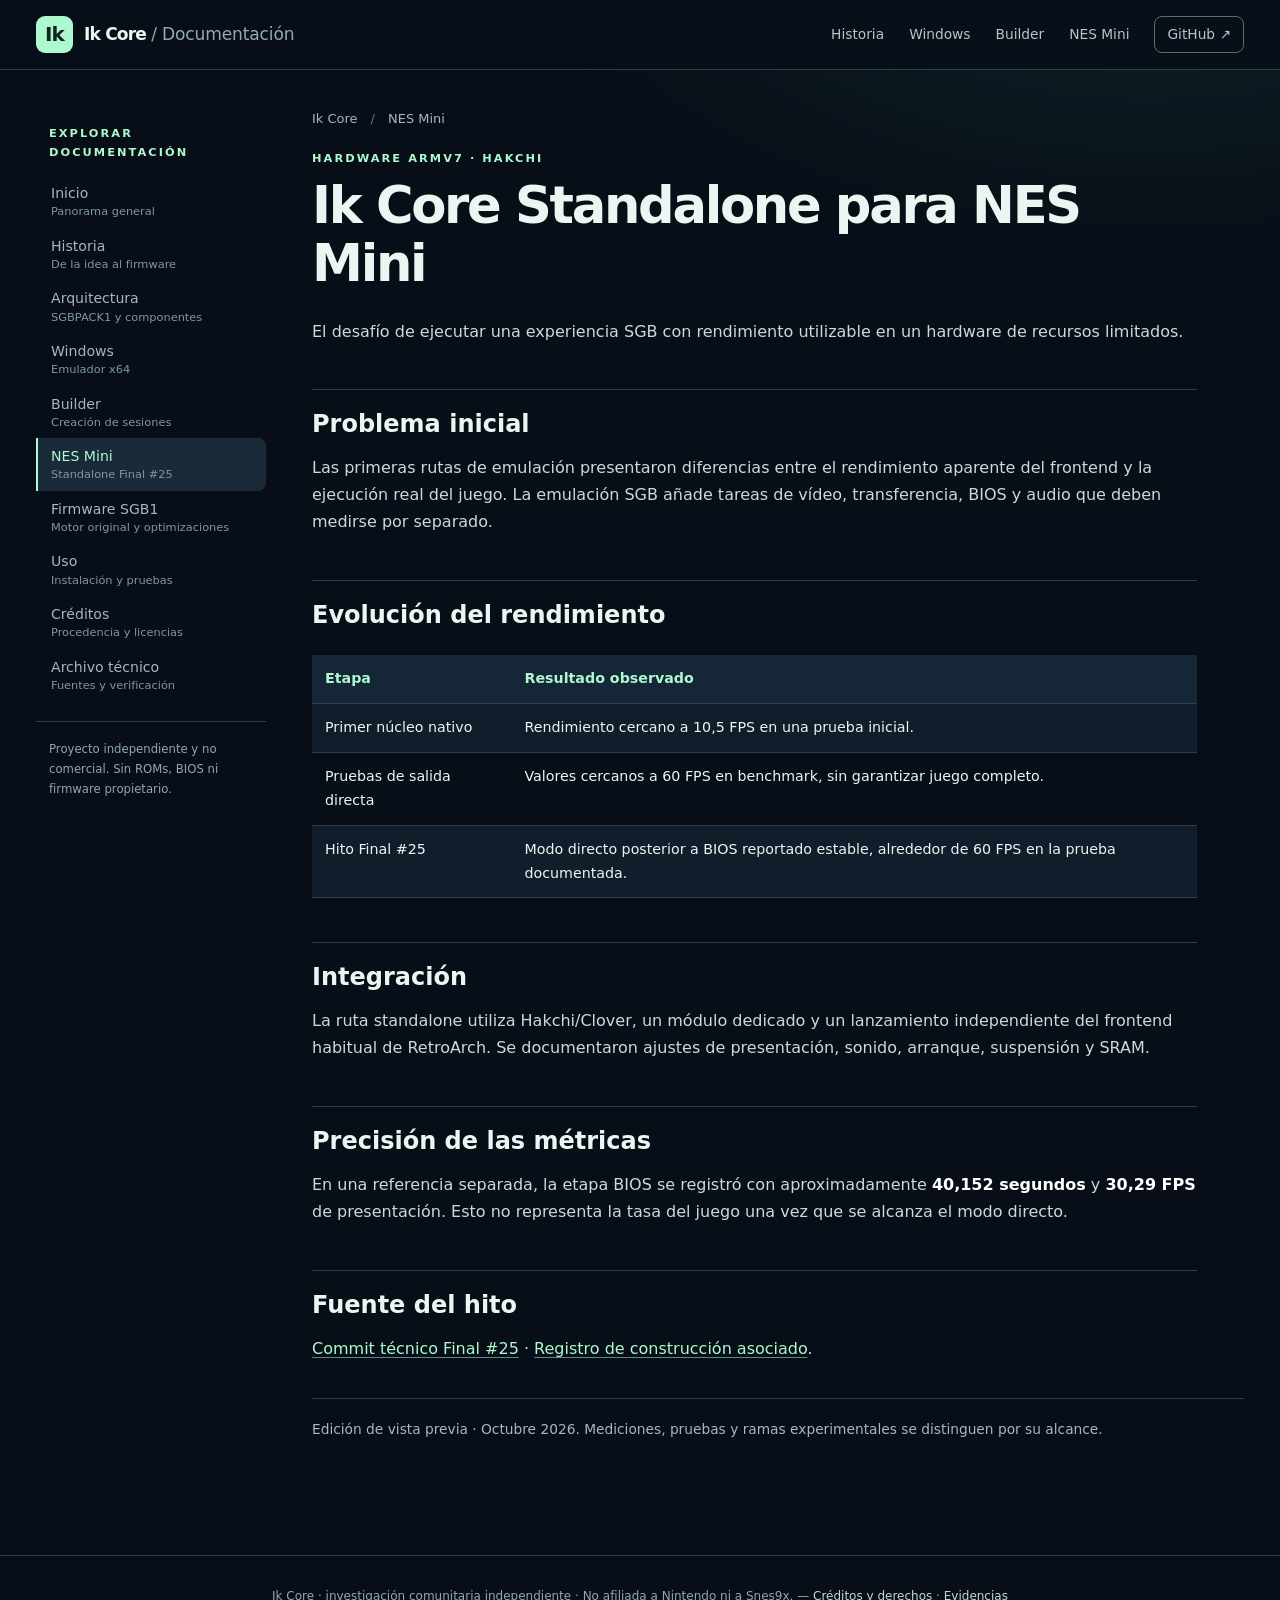
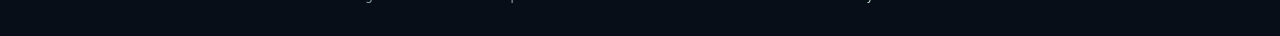
<file: docs-preview/nes-mini.html>
<!doctype html><html lang="es"><head><meta charset="utf-8"><meta name="viewport" content="width=device-width,initial-scale=1"><meta name="description" content="Ik Core: documentación histórica y técnica de Super Game Boy, emulador Windows, Builder y NES Mini"><meta name="theme-color" content="#080e17"><title>NES Mini · Ik Core</title><link rel="stylesheet" href="assets/style.css"><script src="assets/script.js" defer></script></head><body><header class="header"><div class="header-in"><a class="brand" href="index.html"><span class="logo">Ik</span><span>Ik Core <span class="quiet">/ Documentación</span></span></a><nav class="toplinks"><a href="historia.html">Historia</a><a href="windows.html">Windows</a><a href="builder.html">Builder</a><a href="nes-mini.html">NES Mini</a><a class="github" href="https://github.com/rulesnine/supergameboy.sfc" target="_blank" rel="noopener">GitHub ↗</a></nav><button type="button" class="nav-toggle" aria-label="Mostrar navegación" aria-expanded="false" data-nav>☰ Menú</button></div></header><div class="layout"><aside id="site-nav" aria-label="Navegación"><div class="aside-title">Explorar documentación</div><a href="index.html">Inicio<small>Panorama general</small></a><a href="historia.html">Historia<small>De la idea al firmware</small></a><a href="arquitectura.html">Arquitectura<small>SGBPACK1 y componentes</small></a><a href="windows.html">Windows<small>Emulador x64</small></a><a href="builder.html">Builder<small>Creación de sesiones</small></a><a href="nes-mini.html" class="current" aria-current="page">NES Mini<small>Standalone Final #25</small></a><a href="firmware.html">Firmware SGB1<small>Motor original y optimizaciones</small></a><a href="instalacion.html">Uso<small>Instalación y pruebas</small></a><a href="creditos.html">Créditos<small>Procedencia y licencias</small></a><a href="archivo-tecnico.html">Archivo técnico<small>Fuentes y verificación</small></a><div class="aside-note">Proyecto independiente y no comercial. Sin ROMs, BIOS ni firmware propietario.</div></aside><main><div class="crumb">Ik Core <span>/</span> NES Mini</div><article class="article"><div class="eyebrow">Hardware ARMv7 · Hakchi</div><h1>Ik Core Standalone para NES Mini</h1><p>El desafío de ejecutar una experiencia SGB con rendimiento utilizable en un hardware de recursos limitados.</p><h2>Problema inicial</h2><p>Las primeras rutas de emulación presentaron diferencias entre el rendimiento aparente del frontend y la ejecución real del juego. La emulación SGB añade tareas de vídeo, transferencia, BIOS y audio que deben medirse por separado.</p><h2>Evolución del rendimiento</h2><table><tr><th>Etapa</th><th>Resultado observado</th></tr><tr><td>Primer núcleo nativo</td><td>Rendimiento cercano a 10,5 FPS en una prueba inicial.</td></tr><tr><td>Pruebas de salida directa</td><td>Valores cercanos a 60 FPS en benchmark, sin garantizar juego completo.</td></tr><tr><td>Hito Final #25</td><td>Modo directo posterior a BIOS reportado estable, alrededor de 60 FPS en la prueba documentada.</td></tr></table><h2>Integración</h2><p>La ruta standalone utiliza Hakchi/Clover, un módulo dedicado y un lanzamiento independiente del frontend habitual de RetroArch. Se documentaron ajustes de presentación, sonido, arranque, suspensión y SRAM.</p><h2>Precisión de las métricas</h2><p>En una referencia separada, la etapa BIOS se registró con aproximadamente <strong>40,152 segundos</strong> y <strong>30,29 FPS</strong> de presentación. Esto no representa la tasa del juego una vez que se alcanza el modo directo.</p><h2>Fuente del hito</h2><p><a href="https://github.com/rulesnine/supergameboy.sfc/commit/051385eee03d8380a2ee6e4f14ea40bb1f249c2a">Commit técnico Final #25</a> · <a href="https://github.com/rulesnine/supergameboy.sfc/actions/runs/38113183860">Registro de construcción asociado</a>.</p></article><div class="notice">Edición de vista previa · Octubre 2026. Mediciones, pruebas y ramas experimentales se distinguen por su alcance.</div></main></div><footer>Ik Core · investigación comunitaria independiente · No afiliada a Nintendo ni a Snes9x. <span>—</span> <a href="creditos.html">Créditos y derechos</a> · <a href="archivo-tecnico.html">Evidencias</a></footer></body></html>
</file>
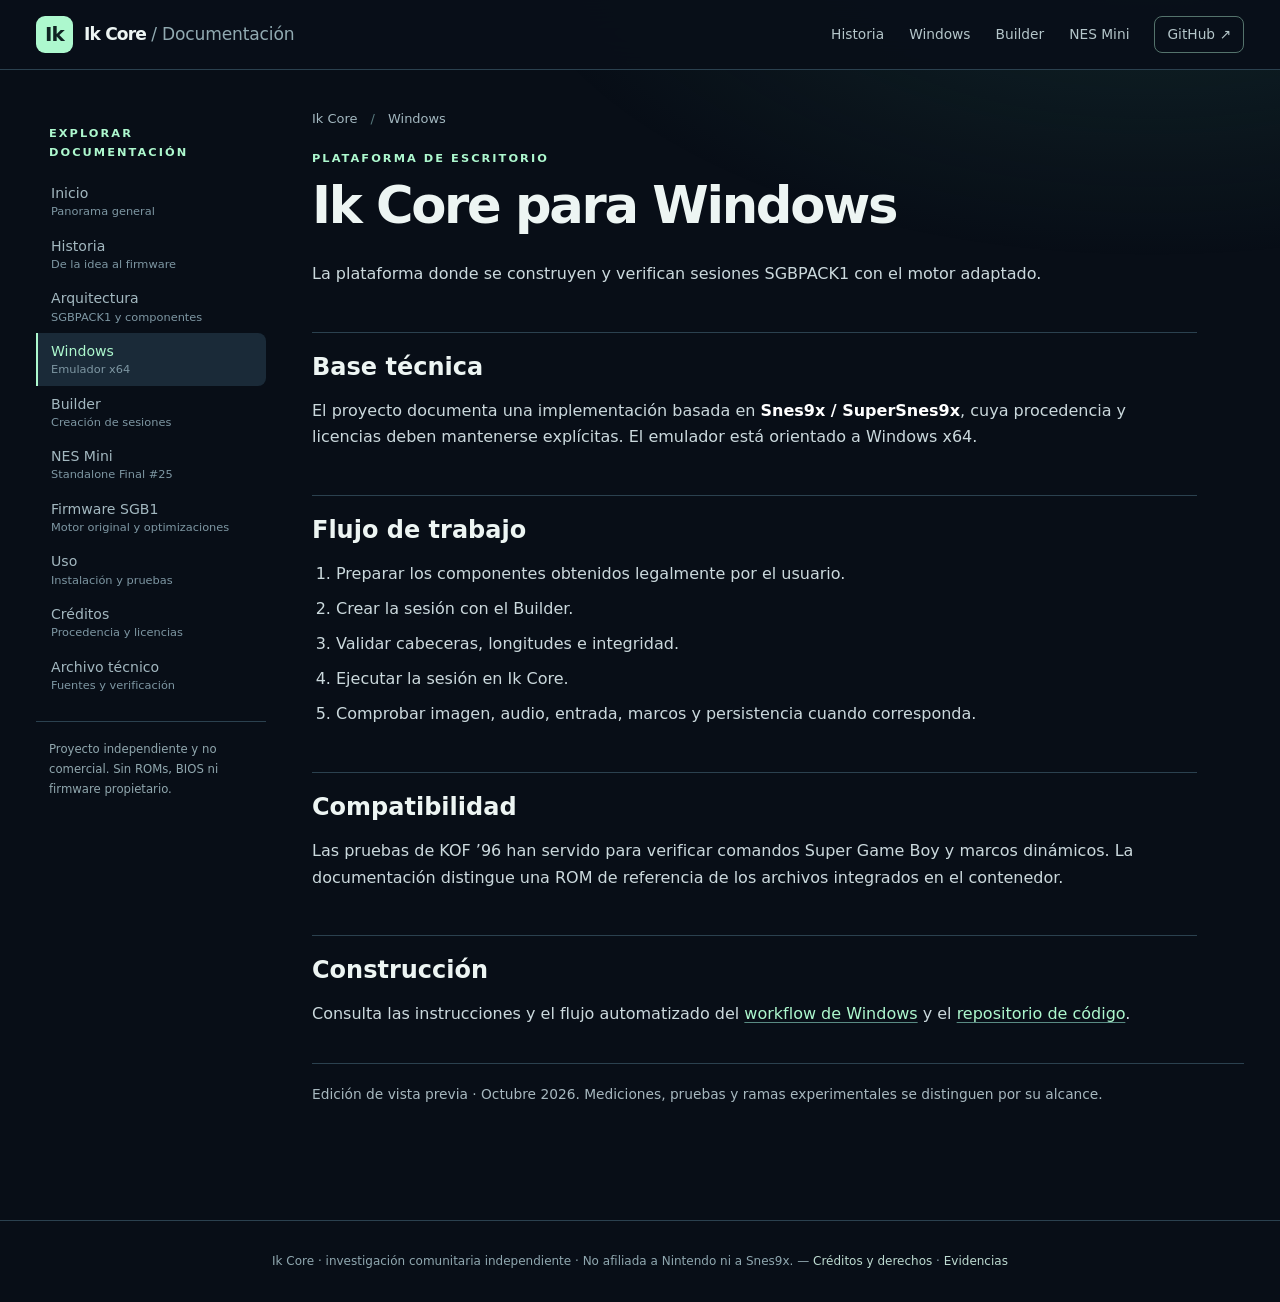
<file: docs-preview/windows.html>
<!doctype html><html lang="es"><head><meta charset="utf-8"><meta name="viewport" content="width=device-width,initial-scale=1"><meta name="description" content="Ik Core: documentación histórica y técnica de Super Game Boy, emulador Windows, Builder y NES Mini"><meta name="theme-color" content="#080e17"><title>Windows · Ik Core</title><link rel="stylesheet" href="assets/style.css"><script src="assets/script.js" defer></script></head><body><header class="header"><div class="header-in"><a class="brand" href="index.html"><span class="logo">Ik</span><span>Ik Core <span class="quiet">/ Documentación</span></span></a><nav class="toplinks"><a href="historia.html">Historia</a><a href="windows.html">Windows</a><a href="builder.html">Builder</a><a href="nes-mini.html">NES Mini</a><a class="github" href="https://github.com/rulesnine/supergameboy.sfc" target="_blank" rel="noopener">GitHub ↗</a></nav><button type="button" class="nav-toggle" aria-label="Mostrar navegación" aria-expanded="false" data-nav>☰ Menú</button></div></header><div class="layout"><aside id="site-nav" aria-label="Navegación"><div class="aside-title">Explorar documentación</div><a href="index.html">Inicio<small>Panorama general</small></a><a href="historia.html">Historia<small>De la idea al firmware</small></a><a href="arquitectura.html">Arquitectura<small>SGBPACK1 y componentes</small></a><a href="windows.html" class="current" aria-current="page">Windows<small>Emulador x64</small></a><a href="builder.html">Builder<small>Creación de sesiones</small></a><a href="nes-mini.html">NES Mini<small>Standalone Final #25</small></a><a href="firmware.html">Firmware SGB1<small>Motor original y optimizaciones</small></a><a href="instalacion.html">Uso<small>Instalación y pruebas</small></a><a href="creditos.html">Créditos<small>Procedencia y licencias</small></a><a href="archivo-tecnico.html">Archivo técnico<small>Fuentes y verificación</small></a><div class="aside-note">Proyecto independiente y no comercial. Sin ROMs, BIOS ni firmware propietario.</div></aside><main><div class="crumb">Ik Core <span>/</span> Windows</div><article class="article"><div class="eyebrow">Plataforma de escritorio</div><h1>Ik Core para Windows</h1><p>La plataforma donde se construyen y verifican sesiones SGBPACK1 con el motor adaptado.</p><h2>Base técnica</h2><p>El proyecto documenta una implementación basada en <strong>Snes9x / SuperSnes9x</strong>, cuya procedencia y licencias deben mantenerse explícitas. El emulador está orientado a Windows x64.</p><h2>Flujo de trabajo</h2><ol><li>Preparar los componentes obtenidos legalmente por el usuario.</li><li>Crear la sesión con el Builder.</li><li>Validar cabeceras, longitudes e integridad.</li><li>Ejecutar la sesión en Ik Core.</li><li>Comprobar imagen, audio, entrada, marcos y persistencia cuando corresponda.</li></ol><h2>Compatibilidad</h2><p>Las pruebas de KOF ’96 han servido para verificar comandos Super Game Boy y marcos dinámicos. La documentación distingue una ROM de referencia de los archivos integrados en el contenedor.</p><h2>Construcción</h2><p>Consulta las instrucciones y el flujo automatizado del <a href="https://github.com/rulesnine/supergameboy.sfc/actions/workflows/build-windows.yml">workflow de Windows</a> y el <a href="https://github.com/rulesnine/supergameboy.sfc">repositorio de código</a>.</p></article><div class="notice">Edición de vista previa · Octubre 2026. Mediciones, pruebas y ramas experimentales se distinguen por su alcance.</div></main></div><footer>Ik Core · investigación comunitaria independiente · No afiliada a Nintendo ni a Snes9x. <span>—</span> <a href="creditos.html">Créditos y derechos</a> · <a href="archivo-tecnico.html">Evidencias</a></footer></body></html>
</file>
<file: docs-preview/assets/style.css>
:root{--bg:#080e17;--surface:#111c29;--surface2:#152636;--ink:#edf5f3;--muted:#a3b8c0;--mint:#adf8ce;--line:#2b414f;--gold:#f2d9a6;--width:1260px}
*{box-sizing:border-box}
html{scroll-behavior:smooth}
body{margin:0;color:var(--ink);background:var(--bg);font:16px/1.68 Inter,system-ui,-apple-system,Segoe UI,sans-serif}
body:before{content:"";position:fixed;inset:0;pointer-events:none;z-index:-1;background:radial-gradient(ellipse 850px 450px at 90% -10%,#22524b5c,transparent 77%)}
a{color:var(--mint);text-decoration:none}
a:hover{text-decoration:underline}
a:focus-visible,button:focus-visible{outline:2px solid var(--mint);outline-offset:4px}
h1,h2,h3,p{overflow-wrap:break-word}
.header{height:70px;position:sticky;top:0;z-index:10;background:#090f19ef;backdrop-filter:blur(18px);border-bottom:1px solid var(--line)}
.header-in{max-width:var(--width);height:100%;display:flex;align-items:center;gap:24px;padding:0 26px;margin:auto}
.brand{font-size:1.07rem;font-weight:780;letter-spacing:-.05em;color:var(--ink);display:flex;align-items:center;gap:11px;white-space:nowrap}
.brand:hover{text-decoration:none}
.logo{width:37px;height:37px;border-radius:9px;background:var(--mint);display:grid;place-items:center;color:#102323;font-size:20px;font-weight:900}
.brand .quiet{font-weight:450;color:#91aab1;letter-spacing:-.01em}
.toplinks{display:flex;align-items:center;gap:25px;margin-left:auto}
.toplinks a{font-size:.86rem;color:#b4c6ca}
.toplinks a:hover{color:var(--mint);text-decoration:none}
.toplinks .github{border:1px solid #54736c;border-radius:8px;padding:6px 12px}
.nav-toggle{display:none;background:#1c303c;color:var(--ink);border:1px solid var(--line);padding:5px 11px;border-radius:8px;cursor:pointer}
.layout{max-width:var(--width);padding:38px 26px 95px;margin:auto;display:grid;grid-template-columns:230px minmax(0,1fr);gap:46px}
aside{align-self:start;position:sticky;top:90px;max-height:calc(100vh - 110px);overflow:auto;padding:8px 0}
.aside-title,.eyebrow{font-size:.71rem;color:var(--mint);font-weight:800;letter-spacing:.18em;text-transform:uppercase}
.aside-title{padding:8px 13px 13px}
aside a{display:block;border-left:2px solid transparent;padding:8px 13px;color:var(--muted);border-radius:0 8px 8px 0;font-size:.88rem;line-height:1.44}
aside a small{display:block;font-size:.71rem;color:#7e97a3}
aside a:hover,aside a.current{background:#1a2a38;border-left-color:var(--mint);color:var(--mint);text-decoration:none}
.aside-note{color:#90a7ae;font-size:.73rem;padding:18px 13px;margin-top:20px;border-top:1px solid var(--line)}
main{min-width:0}
.crumb{color:var(--muted);font-size:.81rem;margin-bottom:19px}
.crumb span{color:#57787c;margin:0 9px}
.hero{padding:44px 45px 41px;background:linear-gradient(126deg,#15332e,#132333 67%,#13203e);border:1px solid #355b54;border-radius:20px;position:relative;overflow:hidden;margin-bottom:38px}
.hero:after{content:"SGB";position:absolute;right:-8px;top:-25px;pointer-events:none;color:#adf8ce0e;font-size:11rem;letter-spacing:-.1em;font-weight:900}
.hero h1{position:relative;font-size:clamp(2.6rem,5vw,4.5rem);line-height:1.03;letter-spacing:-.055em;max-width:680px;margin:12px 0 17px}
.hero p{position:relative;color:#c7dcda;max-width:670px;line-height:1.65}
.actions{position:relative;display:flex;gap:11px;flex-wrap:wrap;margin-top:23px}
.btn{display:inline-block;background:#20383e;border:1px solid #5b8481;color:#eaf4f0;border-radius:9px;padding:10px 15px;font-size:.87rem;font-weight:750}
.btn.primary{background:var(--mint);border-color:var(--mint);color:#10221d}
.btn:hover{text-decoration:none;filter:brightness(1.08)}
.metrics{display:grid;grid-template-columns:repeat(3,minmax(0,1fr));gap:13px;margin-bottom:40px}
.metric{padding:17px 19px;border:1px solid var(--line);background:var(--surface);border-radius:12px}
.metric strong{color:var(--mint);display:block;font:800 1.7rem ui-monospace,Consolas,monospace}
.metric span{display:block;font-size:.74rem;color:var(--muted);line-height:1.55}
.cards{display:grid;grid-template-columns:repeat(2,minmax(0,1fr));gap:14px;margin:20px 0 39px}
.tile{border-radius:14px;padding:24px;background:var(--surface);border:1px solid #2c4652;transition:.2s ease;display:block}
.tile:hover{border-color:var(--mint);transform:translateY(-2px);text-decoration:none}
.tile .tag{color:var(--mint);letter-spacing:.12em;font-size:.68rem;font-weight:780}
.tile h3{font-size:1.24rem;margin:10px 0;color:var(--ink);letter-spacing:-.02em}
.tile p{font-size:.86rem;color:var(--muted);margin:0}
.tile .arrow{float:right;font-size:1.15rem;color:var(--mint)}
.article{max-width:885px}
.article h1{font-size:clamp(2.2rem,4vw,3.2rem);letter-spacing:-.045em;line-height:1.13;margin:9px 0 26px}
.article h2{font-size:1.5rem;line-height:1.25;margin:44px 0 16px;border-top:1px solid var(--line);padding-top:19px}
.article h3{font-size:1.13rem;margin-top:28px}
.article p,.article li{color:#cbd9dd}
.article p{margin:16px 0}
.article strong{color:white}
.article li{margin:8px 0}
.article ul,.article ol{padding-left:24px}
.article .quote{margin:22px 0;background:#17272b;border-left:3px solid var(--mint);border-radius:0 9px 9px 0;padding:17px 20px;color:#d6ebe0}
.article table{display:block;border-collapse:collapse;overflow-x:auto;max-width:100%;margin:25px 0;font-size:.89rem}
.article td,.article th{border-bottom:1px solid var(--line);padding:12px 13px;min-width:110px;text-align:left;vertical-align:top}
.article th{background:var(--surface2);color:var(--mint)}
.article tr:nth-child(even) td{background:#111d2a}
.article code{background:#17312c;color:#c5fadd;padding:2px 6px;border-radius:4px;font:0.88em ui-monospace,Consolas,monospace}
.article pre{white-space:pre-wrap;overflow-wrap:anywhere;background:#091923;padding:19px;border:1px solid #36545c;border-radius:11px}
.article a{text-decoration:underline;text-underline-offset:3px;text-decoration-color:#5a8b83}
.notice{font-size:.86rem;color:#a7b8bf;border-top:1px solid var(--line);padding:19px 0;margin-top:35px}
footer{border-top:1px solid var(--line);text-align:center;font-size:.75rem;color:#90a8b0;padding:30px 20px}
footer a{color:#bedbd1}
@media(max-width:960px){.toplinks{display:none}.nav-toggle{display:block;margin-left:auto}.layout{grid-template-columns:1fr;gap:0}.layout aside{display:none;position:static;max-height:none;background:#101e2c;border:1px solid var(--line);padding:12px;border-radius:12px}.layout aside.open{display:block;margin-bottom:28px}}
@media(max-width:580px){.layout{padding:25px 18px 75px}.header-in{padding:0 17px}.hero{padding:28px 24px}.hero:after{font-size:7rem}.metrics,.cards{grid-template-columns:1fr}.brand .quiet{display:none}.article table{font-size:.77rem}}
@media print{body{background:white;color:black}.header,aside,footer,.hero,.metrics,.cards{display:none}.layout{display:block;padding:0}.article{max-width:none}.article h1,.article h2,.article p,.article li{color:#222}}
</file>
